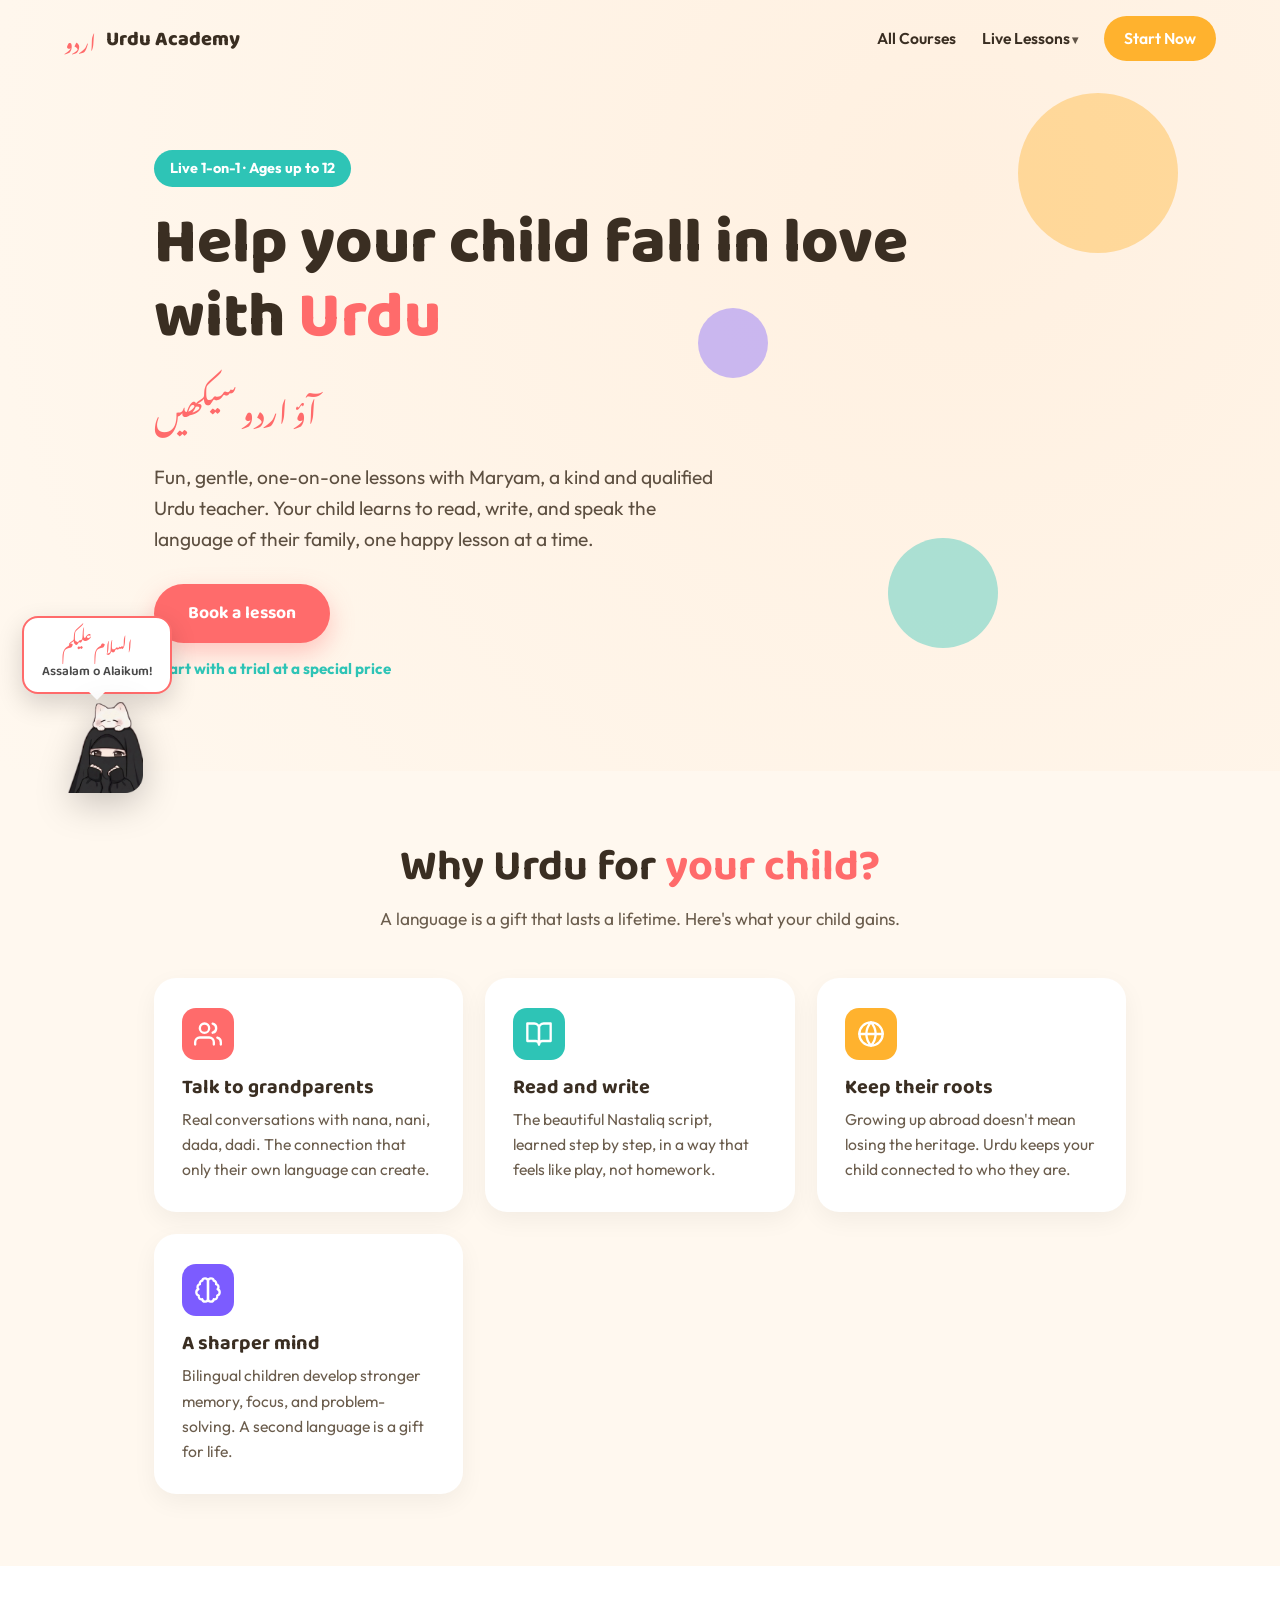
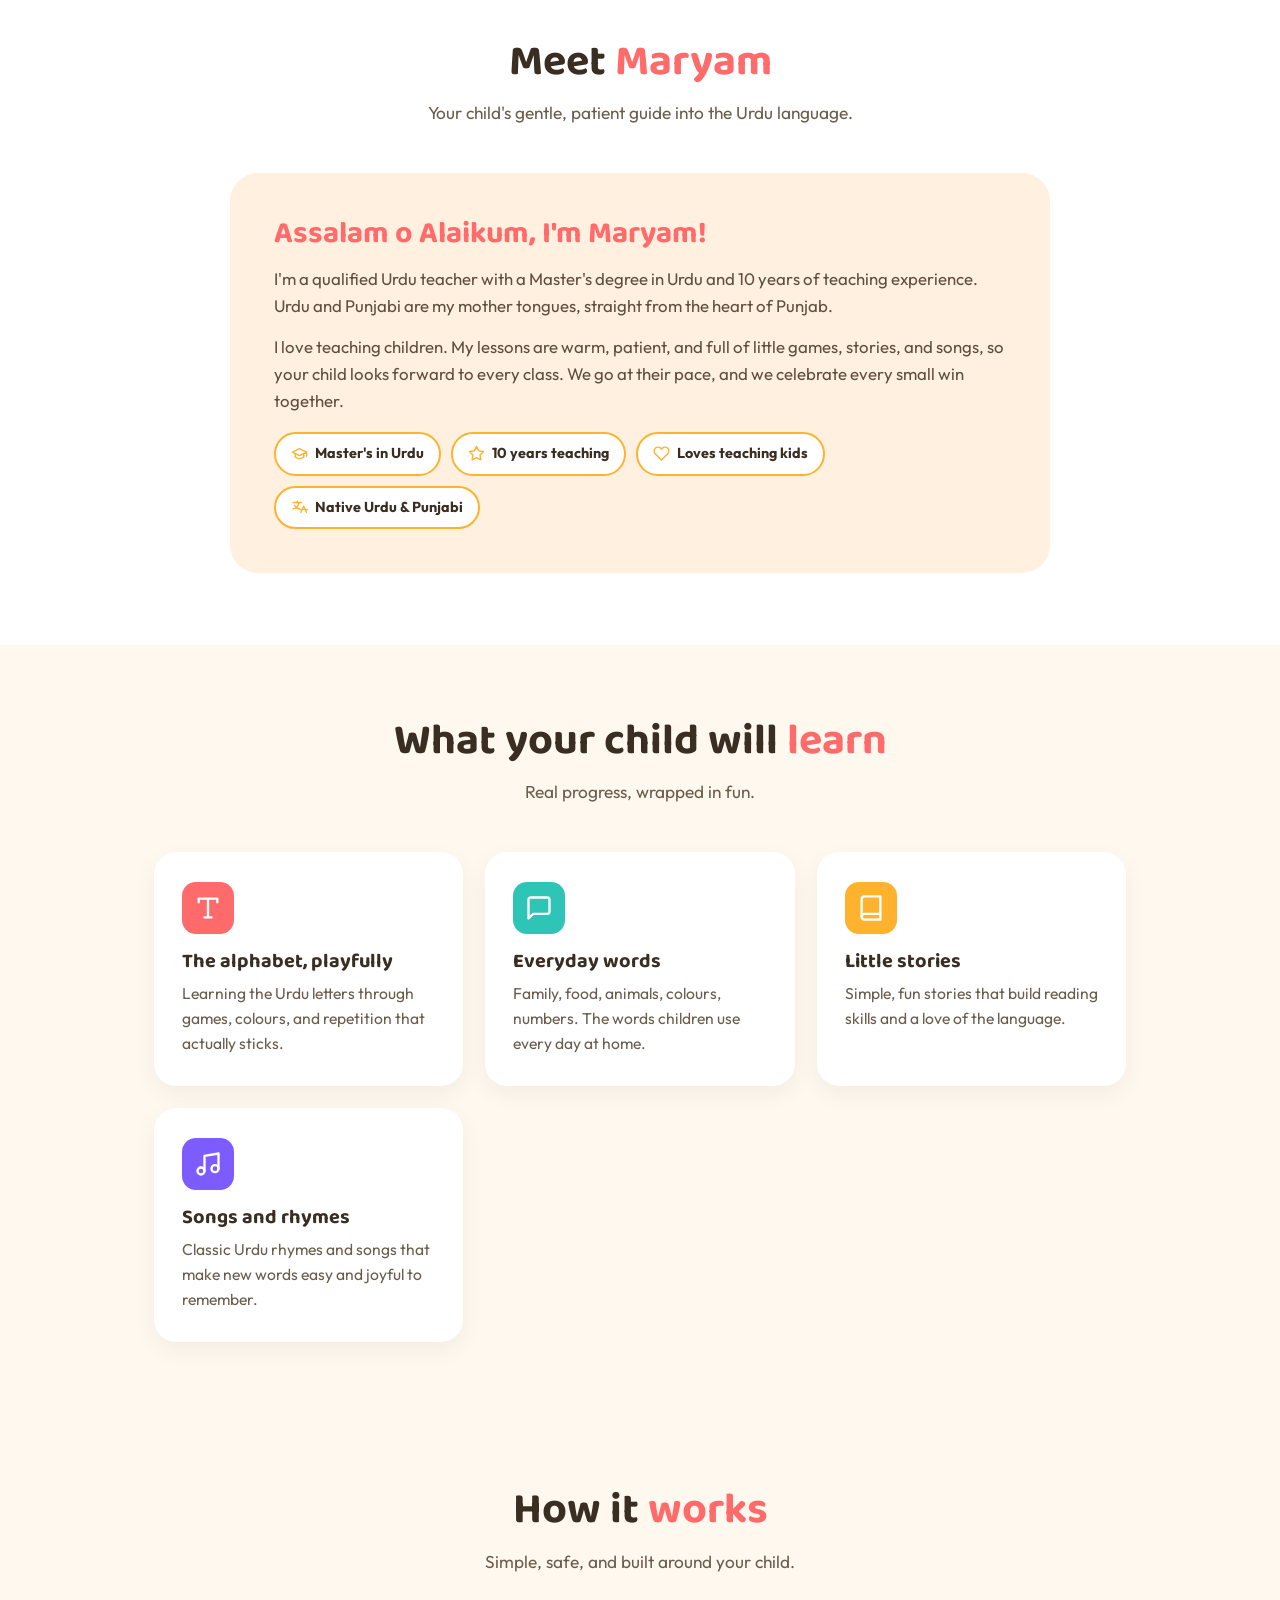
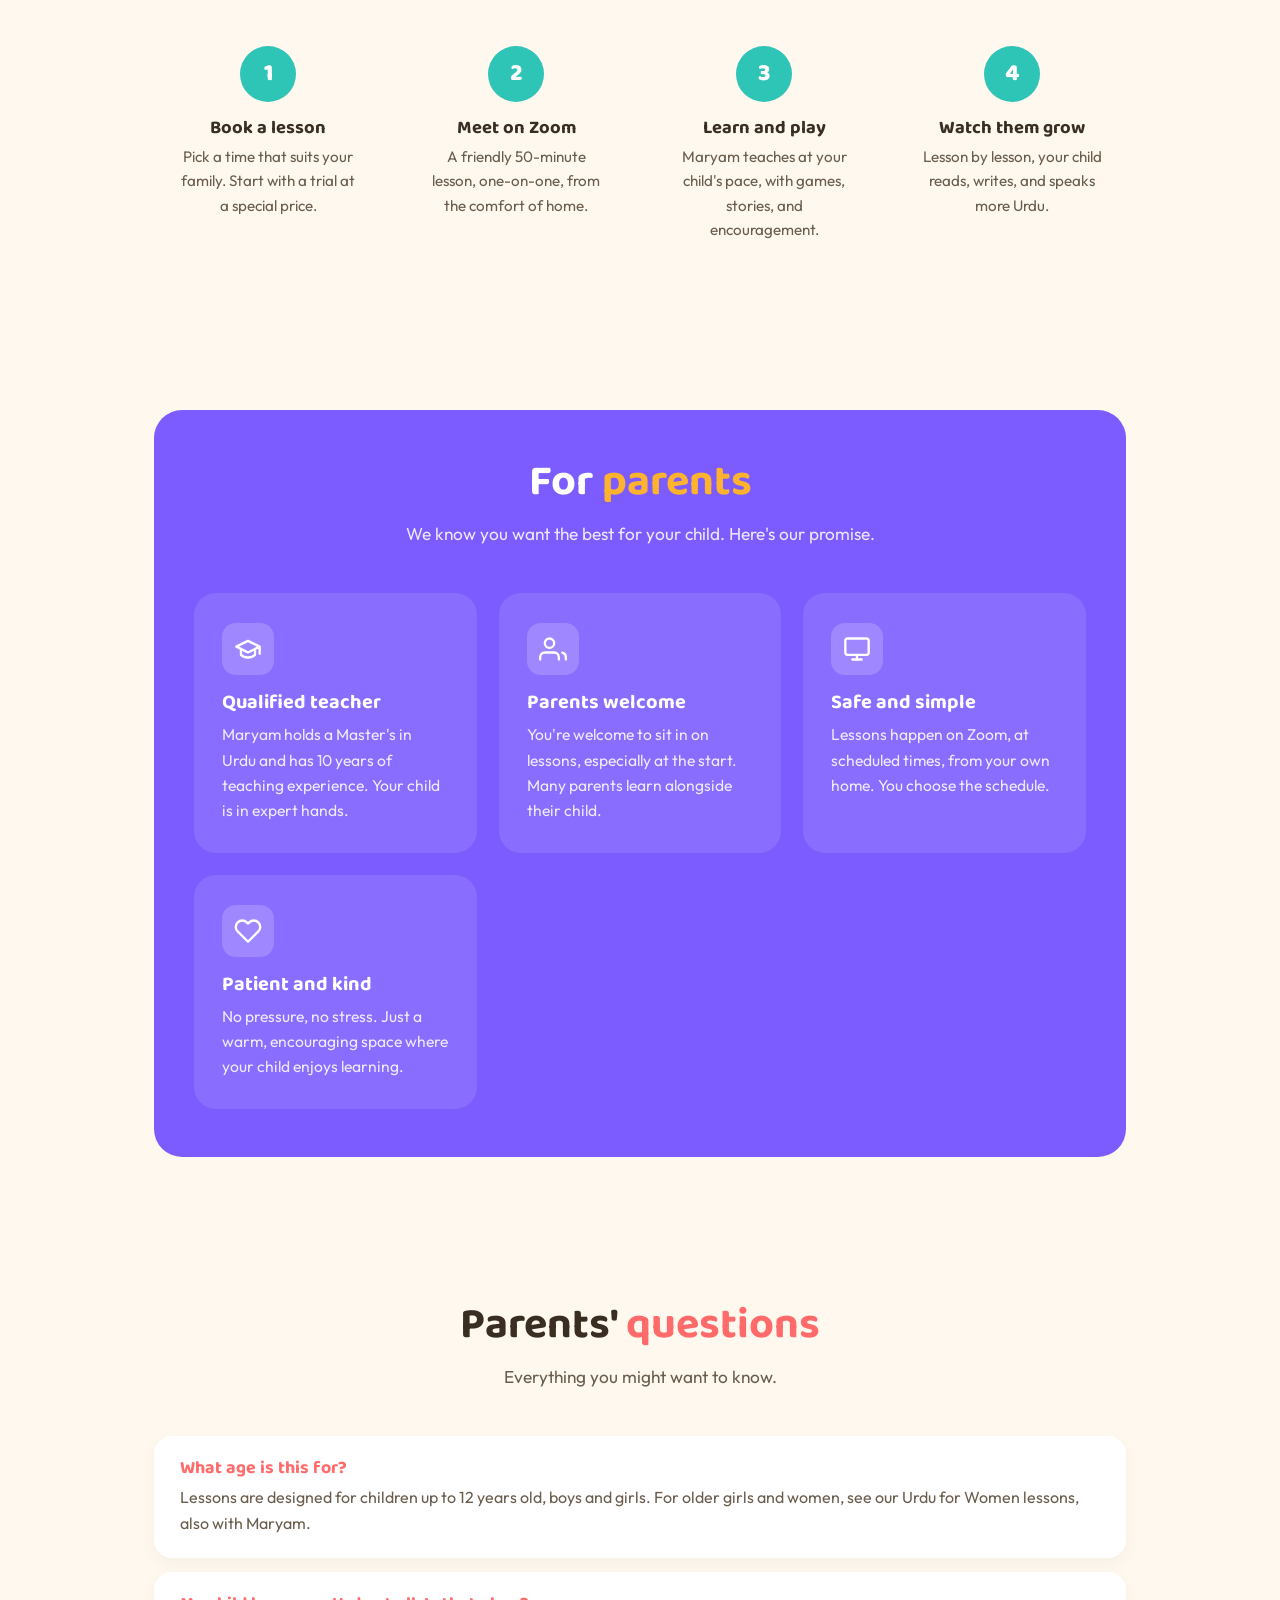
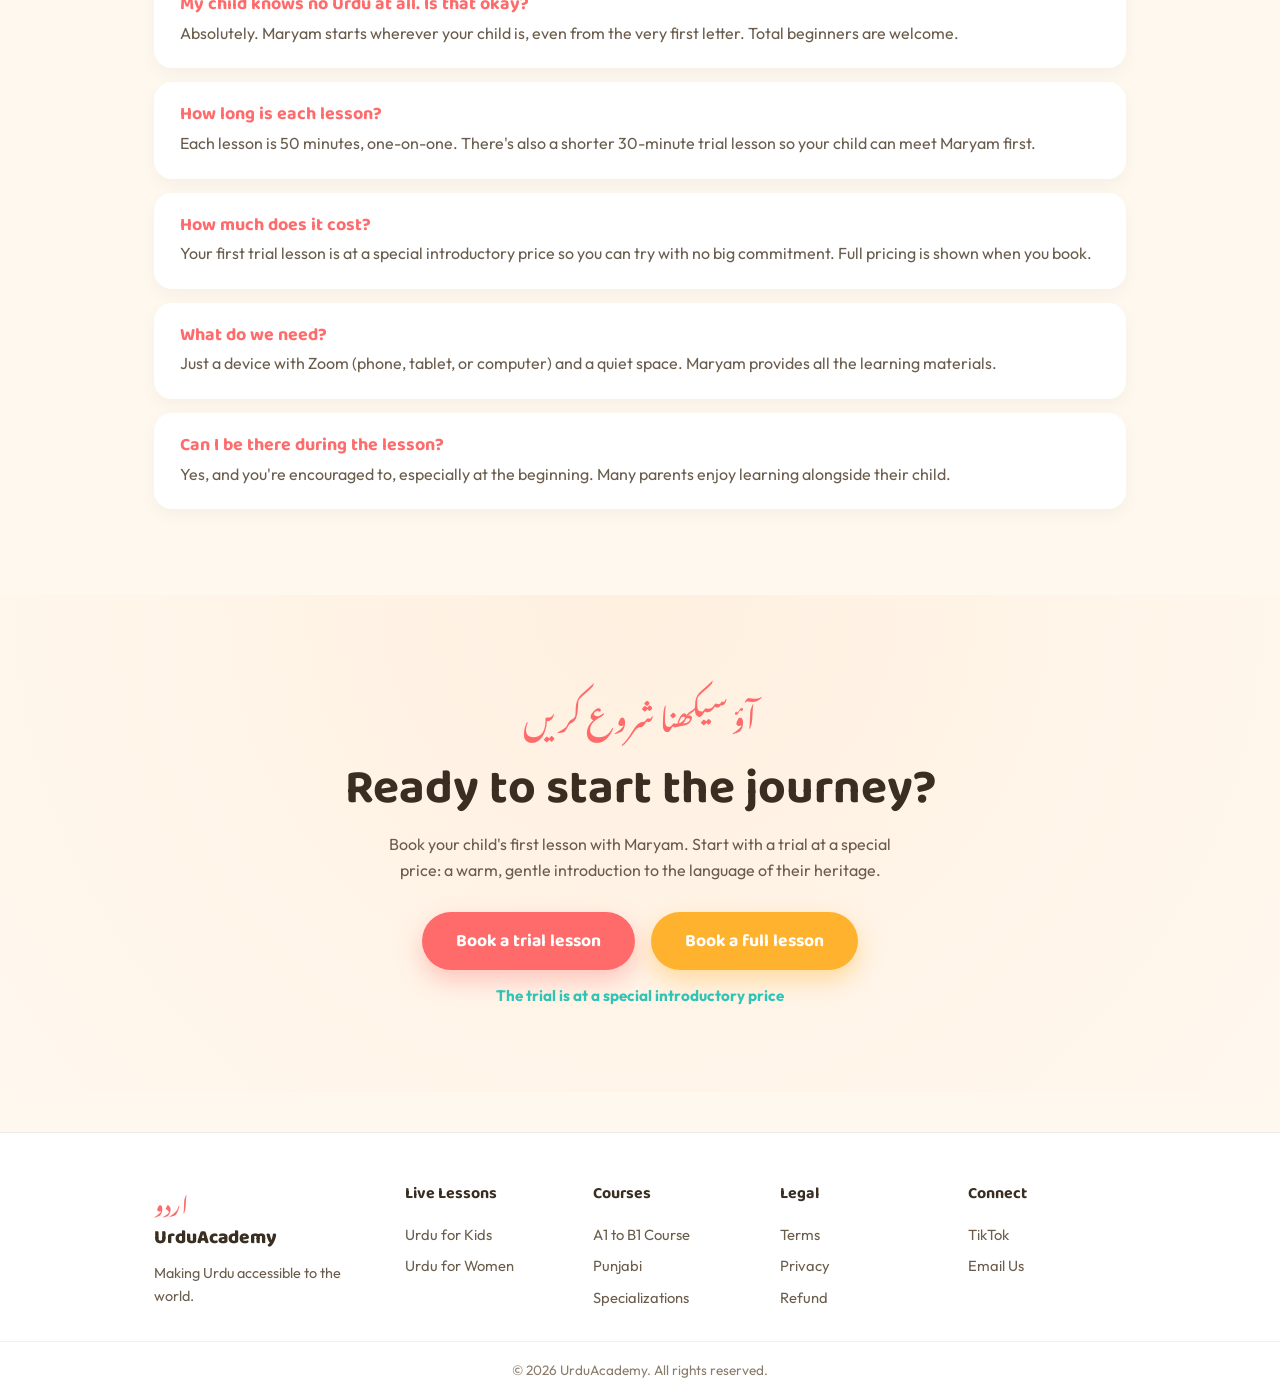
<file: kids/index.html>
<!DOCTYPE html>
<html lang="en">
<head>
    <meta charset="UTF-8">
    <meta name="viewport" content="width=device-width, initial-scale=1.0">
    <title>UrduAcademy · Urdu for Kids (Live 1-on-1)</title>
    <meta name="description" content="Fun, gentle 1-on-1 Urdu lessons for children up to 12, with Maryam. Help your child read, write, and speak the language of their heritage.">
    <link rel="canonical" href="https://learn-urdu.online/kids/">
    <meta name="robots" content="index, follow">
    <meta name="keywords" content="Urdu for kids, Urdu lessons for children, learn Urdu child, online Urdu tutor kids, Urdu classes children, heritage language kids">
    <meta property="og:type" content="website">
    <meta property="og:title" content="UrduAcademy : Urdu for Kids (Live 1-on-1)">
    <meta property="og:description" content="Fun, gentle 1-on-1 Urdu lessons for children up to 12, with Maryam.">
    <meta property="og:url" content="https://learn-urdu.online/kids/">
    <meta property="og:site_name" content="UrduAcademy">
    <meta property="og:locale" content="en_GB">
    <meta property="og:image" content="https://learn-urdu.online/og-image.jpg">
    <meta name="twitter:card" content="summary_large_image">
    <meta name="twitter:title" content="UrduAcademy : Urdu for Kids">
    <meta name="twitter:description" content="Fun, gentle 1-on-1 Urdu lessons for children, with Maryam.">
    <meta name="twitter:image" content="https://learn-urdu.online/og-image.jpg">
    <script type="application/ld+json">
    {
      "@context": "https://schema.org",
      "@type": "Course",
      "name": "Urdu for Kids (Live 1-on-1)",
      "description": "Fun, gentle live 1-on-1 Urdu lessons for children up to 12, taught by Maryam, a qualified Urdu teacher.",
      "provider": {"@type": "Organization", "name": "UrduAcademy", "url": "https://learn-urdu.online"},
      "url": "https://learn-urdu.online/kids/",
      "inLanguage": "en",
      "teaches": "Urdu language",
      "audience": {"@type": "Audience", "audienceType": "Children up to 12"}
    }
    </script>
    <link rel="preconnect" href="https://fonts.googleapis.com">
    <link rel="preconnect" href="https://fonts.gstatic.com" crossorigin>
    <link href="https://fonts.googleapis.com/css2?family=Playfair+Display:ital,wght@0,400;0,700;1,400&family=Outfit:wght@300;400;500;600;700;800&family=Baloo+2:wght@400;500;600;700;800&family=Noto+Nastaliq+Urdu:wght@400;700&display=swap" rel="stylesheet">
    <style>
      :root {
        --k-bg: #fff8ef;
        --k-bg2: #fff0e0;
        --k-ink: #3a2e22;
        --k-sun: #ffb22e;
        --k-coral: #ff6b6b;
        --k-teal: #2ec4b6;
        --k-purple: #7c5cff;
        --mascot-accent: #ff6b6b;
      }
      * { margin: 0; padding: 0; box-sizing: border-box; }
      body { font-family: 'Outfit', sans-serif; background: var(--k-bg); color: var(--k-ink); overflow-x: hidden; line-height: 1.6; }
      h1, h2, h3 { font-family: 'Baloo 2', cursive; line-height: 1.15; }
      #navbar { position: fixed; top: 0; left: 0; right: 0; z-index: 900; display: flex; align-items: center; justify-content: space-between; padding: 16px 5%; transition: all .3s; }
      #navbar.scrolled { background: rgba(255,248,239,0.95); box-shadow: 0 4px 20px rgba(0,0,0,0.06); backdrop-filter: blur(8px); }
      .nav-logo { display: flex; align-items: center; gap: 10px; text-decoration: none; color: var(--k-ink); }
      .nav-logo .logo-urdu { font-family: 'Noto Nastaliq Urdu', serif; font-size: 1.4rem; color: var(--k-coral); }
      .nav-logo .logo-text { font-family: 'Baloo 2', cursive; font-weight: 800; font-size: 1.25rem; }
      .nav-links { display: flex; align-items: center; gap: 26px; }
      .nav-links a { text-decoration: none; color: var(--k-ink); font-weight: 600; font-size: 0.98rem; }
      .nav-links a:hover { color: var(--k-coral); }
      .nav-cta { background: var(--k-sun); color: #fff !important; padding: 10px 20px; border-radius: 999px; }
      .mobile-menu-btn { display: none; flex-direction: column; gap: 5px; background: none; border: none; cursor: pointer; }
      .mobile-menu-btn span { width: 26px; height: 3px; background: var(--k-ink); border-radius: 3px; transition: all .3s; }
      @media (max-width: 880px) {
        .nav-links {
          position: fixed;
          top: 64px; left: 0; right: 0;
          flex-direction: column;
          background: var(--k-bg);
          padding: 20px;
          gap: 16px;
          transform: translateY(-150%);
          transition: transform .3s;
          box-shadow: 0 10px 30px rgba(0,0,0,0.1);
          max-height: calc(100vh - 64px);
          max-height: calc(100dvh - 64px);
          overflow-y: auto;
          -webkit-overflow-scrolling: touch;
        }
        .nav-links.open { transform: translateY(0); }
        .mobile-menu-btn { display: flex; }
        /* backdrop-filter casse le position:fixed des enfants :
           on le coupe sur mobile, le fond rgba à 0.95 suffit */
        #navbar.scrolled {
          backdrop-filter: none;
          -webkit-backdrop-filter: none;
        }
      }
      .wrap { max-width: 1100px; margin: 0 auto; padding: 0 5%; }
      .k-hero { padding: 150px 0 90px; background: radial-gradient(circle at 75% 25%, var(--k-bg2), var(--k-bg)); position: relative; overflow: hidden; }
      .k-hero-inner { max-width: 760px; }
      .k-tag { display: inline-block; background: var(--k-teal); color: #fff; font-weight: 700; padding: 7px 16px; border-radius: 999px; font-size: 0.9rem; margin-bottom: 20px; }
      .k-hero h1 { font-size: clamp(2.5rem, 5.5vw, 4rem); font-weight: 800; margin-bottom: 20px; }
      .k-hero h1 .hl { color: var(--k-coral); }
      .k-hero .lead { font-size: 1.2rem; max-width: 560px; margin-bottom: 30px; color: #5d4f40; }
      .k-hero-urdu { font-family: 'Noto Nastaliq Urdu', serif; font-size: 2rem; color: var(--k-coral); margin-bottom: 24px; line-height: 2; }
      .k-blob { position: absolute; border-radius: 50%; opacity: 0.4; z-index: 0; }
      .k-blob.b1 { width: 160px; height: 160px; background: var(--k-sun); top: 12%; right: 8%; }
      .k-blob.b2 { width: 110px; height: 110px; background: var(--k-teal); bottom: 16%; right: 22%; }
      .k-blob.b3 { width: 70px; height: 70px; background: var(--k-purple); top: 40%; right: 40%; }
      .k-btn { display: inline-block; background: var(--k-coral); color: #fff; font-family: 'Baloo 2', cursive; font-weight: 700; font-size: 1.1rem; padding: 15px 34px; border-radius: 999px; text-decoration: none; box-shadow: 0 10px 24px rgba(255,107,107,0.35); transition: transform .2s; cursor: pointer; border: none; }
      .k-btn:hover { transform: translateY(-3px) scale(1.02); }
      .k-btn.sun { background: var(--k-sun); box-shadow: 0 10px 24px rgba(255,178,46,0.4); }
      .k-btn.outline { background: transparent; color: var(--k-coral); border: 2px solid var(--k-coral); box-shadow: none; }
      .k-trial-note { display: block; margin-top: 14px; font-size: 0.95rem; color: var(--k-teal); font-weight: 700; }
      .k-btn-row { display: flex; flex-wrap: wrap; gap: 16px; justify-content: center; }
      .k-sec { padding: 72px 0; position: relative; }
      .k-sec h2 { font-size: clamp(1.9rem, 4vw, 2.7rem); text-align: center; margin-bottom: 12px; }
      .k-sec h2 .hl { color: var(--k-coral); }
      .k-sec .sub { text-align: center; max-width: 580px; margin: 0 auto 46px; color: #6b5d4d; font-size: 1.08rem; }
      .k-maryam { background: #fff; }
      .k-maryam-card { max-width: 820px; margin: 0 auto; background: var(--k-bg2); border-radius: 28px; padding: 44px; }
      .k-maryam-card h3 { font-size: 1.9rem; color: var(--k-coral); margin-bottom: 14px; }
      .k-maryam-card p { color: #5d4f40; margin-bottom: 14px; font-size: 1.05rem; }
      .k-badges { display: flex; flex-wrap: wrap; gap: 10px; margin-top: 18px; }
      .k-badge { display: inline-flex; align-items: center; gap: 7px; background: #fff; border: 2px solid var(--k-sun); color: var(--k-ink); font-weight: 700; padding: 8px 15px; border-radius: 999px; font-size: 0.9rem; }
      .k-badge svg { width: 17px; height: 17px; }
      .k-grid { display: grid; grid-template-columns: repeat(auto-fit, minmax(240px, 1fr)); gap: 22px; }
      .k-card { background: #fff; border-radius: 22px; padding: 30px 28px; box-shadow: 0 8px 24px rgba(0,0,0,0.05); transition: transform .2s; }
      .k-card:hover { transform: translateY(-6px); }
      .k-card .ic { width: 52px; height: 52px; border-radius: 14px; display: flex; align-items: center; justify-content: center; margin-bottom: 16px; }
      .k-card .ic svg { width: 28px; height: 28px; stroke: #fff; }
      .k-card h3 { font-size: 1.25rem; margin-bottom: 8px; }
      .k-card p { color: #6b5d4d; font-size: 0.98rem; }
      .ic-coral { background: var(--k-coral); }
      .ic-teal { background: var(--k-teal); }
      .ic-sun { background: var(--k-sun); }
      .ic-purple { background: var(--k-purple); }
      .k-steps { display: grid; grid-template-columns: repeat(auto-fit, minmax(210px, 1fr)); gap: 20px; }
      .k-step { text-align: center; padding: 24px; }
      .k-step .num { width: 56px; height: 56px; border-radius: 50%; background: var(--k-teal); color: #fff; font-family: 'Baloo 2', cursive; font-weight: 800; font-size: 1.5rem; display: flex; align-items: center; justify-content: center; margin: 0 auto 16px; }
      .k-step h3 { font-size: 1.15rem; margin-bottom: 6px; }
      .k-step p { color: #6b5d4d; font-size: 0.95rem; }
      .k-parents { background: var(--k-purple); color: #fff; border-radius: 28px; padding: 48px 40px; }
      .k-parents h2 { color: #fff; }
      .k-parents h2 .hl { color: var(--k-sun); }
      .k-parents .sub { color: rgba(255,255,255,0.85); }
      .k-parents .k-card { background: rgba(255,255,255,0.1); box-shadow: none; }
      .k-parents .k-card h3 { color: #fff; }
      .k-parents .k-card p { color: rgba(255,255,255,0.85); }
      .k-parents .k-card .ic { background: rgba(255,255,255,0.18); }
      .k-faq-item { background: #fff; border-radius: 18px; padding: 22px 26px; margin-bottom: 14px; box-shadow: 0 6px 18px rgba(0,0,0,0.04); }
      .k-faq-item h3 { font-size: 1.12rem; color: var(--k-coral); margin-bottom: 6px; }
      .k-faq-item p { color: #6b5d4d; }
      .k-final { text-align: center; padding: 84px 0; background: radial-gradient(circle at 50% 0%, var(--k-bg2), var(--k-bg)); }
      .k-final .urdu { font-family: 'Noto Nastaliq Urdu', serif; font-size: 2rem; color: var(--k-coral); margin-bottom: 18px; line-height: 2; }
      .k-final h2 { font-size: clamp(2rem, 4vw, 3rem); margin-bottom: 16px; }
      .k-final p { max-width: 520px; margin: 0 auto 28px; color: #6b5d4d; }
      /* ============================================================
         MOBILE OPTIMISATIONS — max-width: 640px
         ============================================================ */
      @media (max-width: 640px) {
        .nav-links a {
          min-height: 44px;
          display: flex;
          align-items: center;
          justify-content: center;
          width: 100%;
          font-size: 1.05rem;
        }
        .mobile-menu-btn {
          padding: 8px;
        }
        .k-hero {
          padding: 108px 0 60px;
        }
        .k-hero h1 {
          font-size: 2rem;
          margin-bottom: 16px;
        }
        .k-hero-urdu {
          font-size: 1.5rem;
          margin-bottom: 18px;
        }
        .k-hero .lead {
          font-size: 1rem;
          margin-bottom: 26px;
        }
        .k-blob.b1 { display: none; }
        .k-blob.b3 { display: none; }
        .k-blob.b2 {
          width: 70px;
          height: 70px;
          right: 6%;
          bottom: 10%;
        }
        .k-btn {
          display: block;
          width: 100%;
          text-align: center;
          padding: 16px 24px;
          font-size: 1.05rem;
        }
        .k-btn-row { flex-direction: column; }
        .k-trial-note {
          text-align: center;
        }
        .k-sec {
          padding: 50px 0;
        }
        .k-sec .sub {
          margin-bottom: 32px;
          font-size: 1rem;
        }
        .k-grid {
          grid-template-columns: 1fr;
        }
        .k-steps {
          grid-template-columns: 1fr;
          gap: 8px;
        }
        .k-card {
          padding: 24px 20px;
        }
        .k-step {
          padding: 16px 12px;
        }
        .k-maryam-card {
          padding: 28px 20px;
          border-radius: 20px;
        }
        .k-maryam-card h3 {
          font-size: 1.5rem;
        }
        .k-maryam-card p {
          font-size: 1rem;
        }
        .k-badge {
          font-size: 0.82rem;
          padding: 7px 12px;
        }
        .k-parents {
          padding: 32px 20px;
          border-radius: 20px;
        }
        .k-faq-item {
          padding: 18px 18px;
        }
        .k-final {
          padding: 60px 0;
        }
        .k-final .urdu {
          font-size: 1.5rem;
        }
      }
    </style>
</head>
<body>
    <nav id="navbar"></nav>
    <section class="k-hero">
        <span class="k-blob b1"></span>
        <span class="k-blob b2"></span>
        <span class="k-blob b3"></span>
        <div class="wrap">
            <div class="k-hero-inner">
                <span class="k-tag">Live 1-on-1 · Ages up to 12</span>
                <h1>Help your child fall in love with <span class="hl">Urdu</span></h1>
                <p class="k-hero-urdu">آؤ اردو سیکھیں</p>
                <p class="lead">Fun, gentle, one-on-one lessons with Maryam, a kind and qualified Urdu teacher. Your child learns to read, write, and speak the language of their family, one happy lesson at a time.</p>
                <a href="#book" class="k-btn">Book a lesson</a>
                <span class="k-trial-note">Start with a trial at a special price</span>
            </div>
        </div>
    </section>
    <section class="k-sec">
        <div class="wrap">
            <h2>Why Urdu for <span class="hl">your child?</span></h2>
            <p class="sub">A language is a gift that lasts a lifetime. Here's what your child gains.</p>
            <div class="k-grid">
                <div class="k-card">
                    <div class="ic ic-coral"><svg viewBox="0 0 24 24" fill="none" stroke-width="2" stroke-linecap="round" stroke-linejoin="round"><path d="M17 21v-2a4 4 0 0 0-4-4H5a4 4 0 0 0-4 4v2"/><circle cx="9" cy="7" r="4"/><path d="M23 21v-2a4 4 0 0 0-3-3.87"/><path d="M16 3.13a4 4 0 0 1 0 7.75"/></svg></div>
                    <h3>Talk to grandparents</h3><p>Real conversations with nana, nani, dada, dadi. The connection that only their own language can create.</p>
                </div>
                <div class="k-card">
                    <div class="ic ic-teal"><svg viewBox="0 0 24 24" fill="none" stroke-width="2" stroke-linecap="round" stroke-linejoin="round"><path d="M2 3h6a4 4 0 0 1 4 4v14a3 3 0 0 0-3-3H2z"/><path d="M22 3h-6a4 4 0 0 0-4 4v14a3 3 0 0 1 3-3h7z"/></svg></div>
                    <h3>Read and write</h3><p>The beautiful Nastaliq script, learned step by step, in a way that feels like play, not homework.</p>
                </div>
                <div class="k-card">
                    <div class="ic ic-sun"><svg viewBox="0 0 24 24" fill="none" stroke-width="2" stroke-linecap="round" stroke-linejoin="round"><circle cx="12" cy="12" r="10"/><line x1="2" y1="12" x2="22" y2="12"/><path d="M12 2a15.3 15.3 0 0 1 4 10 15.3 15.3 0 0 1-4 10 15.3 15.3 0 0 1-4-10 15.3 15.3 0 0 1 4-10z"/></svg></div>
                    <h3>Keep their roots</h3><p>Growing up abroad doesn't mean losing the heritage. Urdu keeps your child connected to who they are.</p>
                </div>
                <div class="k-card">
                    <div class="ic ic-purple"><svg viewBox="0 0 24 24" fill="none" stroke-width="2" stroke-linecap="round" stroke-linejoin="round"><path d="M9.5 2A2.5 2.5 0 0 1 12 4.5v15a2.5 2.5 0 0 1-4.96.44 2.5 2.5 0 0 1-2.96-3.08 3 3 0 0 1-.34-5.58 2.5 2.5 0 0 1 1.32-4.24 2.5 2.5 0 0 1 1.98-3A2.5 2.5 0 0 1 9.5 2z"/><path d="M14.5 2A2.5 2.5 0 0 0 12 4.5v15a2.5 2.5 0 0 0 4.96.44 2.5 2.5 0 0 0 2.96-3.08 3 3 0 0 0 .34-5.58 2.5 2.5 0 0 0-1.32-4.24 2.5 2.5 0 0 0-1.98-3A2.5 2.5 0 0 0 14.5 2z"/></svg></div>
                    <h3>A sharper mind</h3><p>Bilingual children develop stronger memory, focus, and problem-solving. A second language is a gift for life.</p>
                </div>
            </div>
        </div>
    </section>
    <section class="k-sec k-maryam">
        <div class="wrap">
            <h2>Meet <span class="hl">Maryam</span></h2>
            <p class="sub">Your child's gentle, patient guide into the Urdu language.</p>
            <div class="k-maryam-card">
                <h3>Assalam o Alaikum, I'm Maryam!</h3>
                <p>I'm a qualified Urdu teacher with a Master's degree in Urdu and 10 years of teaching experience. Urdu and Punjabi are my mother tongues, straight from the heart of Punjab.</p>
                <p>I love teaching children. My lessons are warm, patient, and full of little games, stories, and songs, so your child looks forward to every class. We go at their pace, and we celebrate every small win together.</p>
                <div class="k-badges">
                    <span class="k-badge"><svg viewBox="0 0 24 24" fill="none" stroke="#ffb22e" stroke-width="2" stroke-linecap="round" stroke-linejoin="round"><path d="M22 10v6M2 10l10-5 10 5-10 5z"/><path d="M6 12v5c3 3 9 3 12 0v-5"/></svg>Master's in Urdu</span>
                    <span class="k-badge"><svg viewBox="0 0 24 24" fill="none" stroke="#ffb22e" stroke-width="2" stroke-linecap="round" stroke-linejoin="round"><polygon points="12 2 15.09 8.26 22 9.27 17 14.14 18.18 21.02 12 17.77 5.82 21.02 7 14.14 2 9.27 8.91 8.26 12 2"/></svg>10 years teaching</span>
                    <span class="k-badge"><svg viewBox="0 0 24 24" fill="none" stroke="#ffb22e" stroke-width="2" stroke-linecap="round" stroke-linejoin="round"><path d="M20.84 4.61a5.5 5.5 0 0 0-7.78 0L12 5.67l-1.06-1.06a5.5 5.5 0 0 0-7.78 7.78l1.06 1.06L12 21.23l7.78-7.78 1.06-1.06a5.5 5.5 0 0 0 0-7.78z"/></svg>Loves teaching kids</span>
                    <span class="k-badge"><svg viewBox="0 0 24 24" fill="none" stroke="#ffb22e" stroke-width="2" stroke-linecap="round" stroke-linejoin="round"><path d="M3 5h12M9 3v2M11 5c0 5-3 8-8 9M5 9c2 3 5 5 9 6M14 19l4-9 4 9M16.5 15h7"/></svg>Native Urdu &amp; Punjabi</span>
                </div>
            </div>
        </div>
    </section>
    <section class="k-sec">
        <div class="wrap">
            <h2>What your child will <span class="hl">learn</span></h2>
            <p class="sub">Real progress, wrapped in fun.</p>
            <div class="k-grid">
                <div class="k-card"><div class="ic ic-coral"><svg viewBox="0 0 24 24" fill="none" stroke-width="2" stroke-linecap="round" stroke-linejoin="round"><path d="M4 7V4h16v3M9 20h6M12 4v16"/></svg></div><h3>The alphabet, playfully</h3><p>Learning the Urdu letters through games, colours, and repetition that actually sticks.</p></div>
                <div class="k-card"><div class="ic ic-teal"><svg viewBox="0 0 24 24" fill="none" stroke-width="2" stroke-linecap="round" stroke-linejoin="round"><path d="M21 15a2 2 0 0 1-2 2H7l-4 4V5a2 2 0 0 1 2-2h14a2 2 0 0 1 2 2z"/></svg></div><h3>Everyday words</h3><p>Family, food, animals, colours, numbers. The words children use every day at home.</p></div>
                <div class="k-card"><div class="ic ic-sun"><svg viewBox="0 0 24 24" fill="none" stroke-width="2" stroke-linecap="round" stroke-linejoin="round"><path d="M4 19.5A2.5 2.5 0 0 1 6.5 17H20"/><path d="M6.5 2H20v20H6.5A2.5 2.5 0 0 1 4 19.5v-15A2.5 2.5 0 0 1 6.5 2z"/></svg></div><h3>Little stories</h3><p>Simple, fun stories that build reading skills and a love of the language.</p></div>
                <div class="k-card"><div class="ic ic-purple"><svg viewBox="0 0 24 24" fill="none" stroke-width="2" stroke-linecap="round" stroke-linejoin="round"><path d="M9 18V5l12-2v13"/><circle cx="6" cy="18" r="3"/><circle cx="18" cy="16" r="3"/></svg></div><h3>Songs and rhymes</h3><p>Classic Urdu rhymes and songs that make new words easy and joyful to remember.</p></div>
            </div>
        </div>
    </section>
    <section class="k-sec">
        <div class="wrap">
            <h2>How it <span class="hl">works</span></h2>
            <p class="sub">Simple, safe, and built around your child.</p>
            <div class="k-steps">
                <div class="k-step"><div class="num">1</div><h3>Book a lesson</h3><p>Pick a time that suits your family. Start with a trial at a special price.</p></div>
                <div class="k-step"><div class="num">2</div><h3>Meet on Zoom</h3><p>A friendly 50-minute lesson, one-on-one, from the comfort of home.</p></div>
                <div class="k-step"><div class="num">3</div><h3>Learn and play</h3><p>Maryam teaches at your child's pace, with games, stories, and encouragement.</p></div>
                <div class="k-step"><div class="num">4</div><h3>Watch them grow</h3><p>Lesson by lesson, your child reads, writes, and speaks more Urdu.</p></div>
            </div>
        </div>
    </section>
    <section class="k-sec">
        <div class="wrap">
            <div class="k-parents">
                <h2>For <span class="hl">parents</span></h2>
                <p class="sub">We know you want the best for your child. Here's our promise.</p>
                <div class="k-grid">
                    <div class="k-card"><div class="ic"><svg viewBox="0 0 24 24" fill="none" stroke="#fff" stroke-width="2" stroke-linecap="round" stroke-linejoin="round"><path d="M22 10v6M2 10l10-5 10 5-10 5z"/><path d="M6 12v5c3 3 9 3 12 0v-5"/></svg></div><h3>Qualified teacher</h3><p>Maryam holds a Master's in Urdu and has 10 years of teaching experience. Your child is in expert hands.</p></div>
                    <div class="k-card"><div class="ic"><svg viewBox="0 0 24 24" fill="none" stroke="#fff" stroke-width="2" stroke-linecap="round" stroke-linejoin="round"><path d="M17 21v-2a4 4 0 0 0-4-4H5a4 4 0 0 0-4 4v2"/><circle cx="9" cy="7" r="4"/><path d="M23 21v-2a4 4 0 0 0-3-3.87"/></svg></div><h3>Parents welcome</h3><p>You're welcome to sit in on lessons, especially at the start. Many parents learn alongside their child.</p></div>
                    <div class="k-card"><div class="ic"><svg viewBox="0 0 24 24" fill="none" stroke="#fff" stroke-width="2" stroke-linecap="round" stroke-linejoin="round"><rect x="2" y="3" width="20" height="14" rx="2"/><line x1="8" y1="21" x2="16" y2="21"/><line x1="12" y1="17" x2="12" y2="21"/></svg></div><h3>Safe and simple</h3><p>Lessons happen on Zoom, at scheduled times, from your own home. You choose the schedule.</p></div>
                    <div class="k-card"><div class="ic"><svg viewBox="0 0 24 24" fill="none" stroke="#fff" stroke-width="2" stroke-linecap="round" stroke-linejoin="round"><path d="M20.84 4.61a5.5 5.5 0 0 0-7.78 0L12 5.67l-1.06-1.06a5.5 5.5 0 0 0-7.78 7.78l1.06 1.06L12 21.23l7.78-7.78 1.06-1.06a5.5 5.5 0 0 0 0-7.78z"/></svg></div><h3>Patient and kind</h3><p>No pressure, no stress. Just a warm, encouraging space where your child enjoys learning.</p></div>
                </div>
            </div>
        </div>
    </section>
    <section class="k-sec">
        <div class="wrap">
            <h2>Parents' <span class="hl">questions</span></h2>
            <p class="sub">Everything you might want to know.</p>
            <div class="k-faq-item"><h3>What age is this for?</h3><p>Lessons are designed for children up to 12 years old, boys and girls. For older girls and women, see our Urdu for Women lessons, also with Maryam.</p></div>
            <div class="k-faq-item"><h3>My child knows no Urdu at all. Is that okay?</h3><p>Absolutely. Maryam starts wherever your child is, even from the very first letter. Total beginners are welcome.</p></div>
            <div class="k-faq-item"><h3>How long is each lesson?</h3><p>Each lesson is 50 minutes, one-on-one. There's also a shorter 30-minute trial lesson so your child can meet Maryam first.</p></div>
            <div class="k-faq-item"><h3>How much does it cost?</h3><p>Your first trial lesson is at a special introductory price so you can try with no big commitment. Full pricing is shown when you book.</p></div>
            <div class="k-faq-item"><h3>What do we need?</h3><p>Just a device with Zoom (phone, tablet, or computer) and a quiet space. Maryam provides all the learning materials.</p></div>
            <div class="k-faq-item"><h3>Can I be there during the lesson?</h3><p>Yes, and you're encouraged to, especially at the beginning. Many parents enjoy learning alongside their child.</p></div>
        </div>
    </section>
    <section class="k-final" id="book">
        <div class="wrap">
            <p class="urdu">آؤ سیکھنا شروع کریں</p>
            <h2>Ready to start the journey?</h2>
            <p>Book your child's first lesson with Maryam. Start with a trial at a special price: a warm, gentle introduction to the language of their heritage.</p>
            <div class="k-btn-row">
                <a href="#" class="k-btn" id="btn-trial">Book a trial lesson</a>
                <a href="#" class="k-btn sun" id="btn-lesson">Book a full lesson</a>
            </div>
            <span class="k-trial-note">The trial is at a special introductory price</span>
        </div>
    </section>
    <footer id="footer"></footer>
    <script src="../config.js"></script>
    <script>var NAV_HIDE_PRICING = true;</script>
    <script src="../nav.js"></script>
    <script src="../footer-light.js"></script>
    <script>
      (function(){
        var p = (typeof SITE_CONFIG !== 'undefined' && SITE_CONFIG.products) || {};
        var trial = document.getElementById('btn-trial');
        var lesson = document.getElementById('btn-lesson');
        if (trial && p.kids_trial) trial.href = p.kids_trial;
        if (lesson && p.kids_lesson) lesson.href = p.kids_lesson;
      })();
    </script>
    <script>
      var MASCOT_CONFIG = {
        image: '../prof-chat.png',
        bookHref: '#book',
        productKey: 'kids_lesson',
        messages: [
          { ur: 'السلام علیکم', en: 'Assalam o Alaikum!' },
          { ur: 'آؤ اردو سیکھیں', en: "Let's learn Urdu!" },
          { ur: 'آج کیا سیکھیں گے؟', en: 'What shall we learn today?' },
          { ur: 'شاباش!', en: 'Well done!' },
          { ur: 'اردو بہت آسان ہے', en: 'Urdu is so easy!' },
          { ur: 'تم بہت اچھے ہو', en: "You're doing great!" },
          { ur: 'نانا نانی خوش ہوں گے', en: 'Grandparents will be so happy!' }
        ]
      };
    </script>
    <script src="../mascot.js"></script>
</body>
</html>
</file>
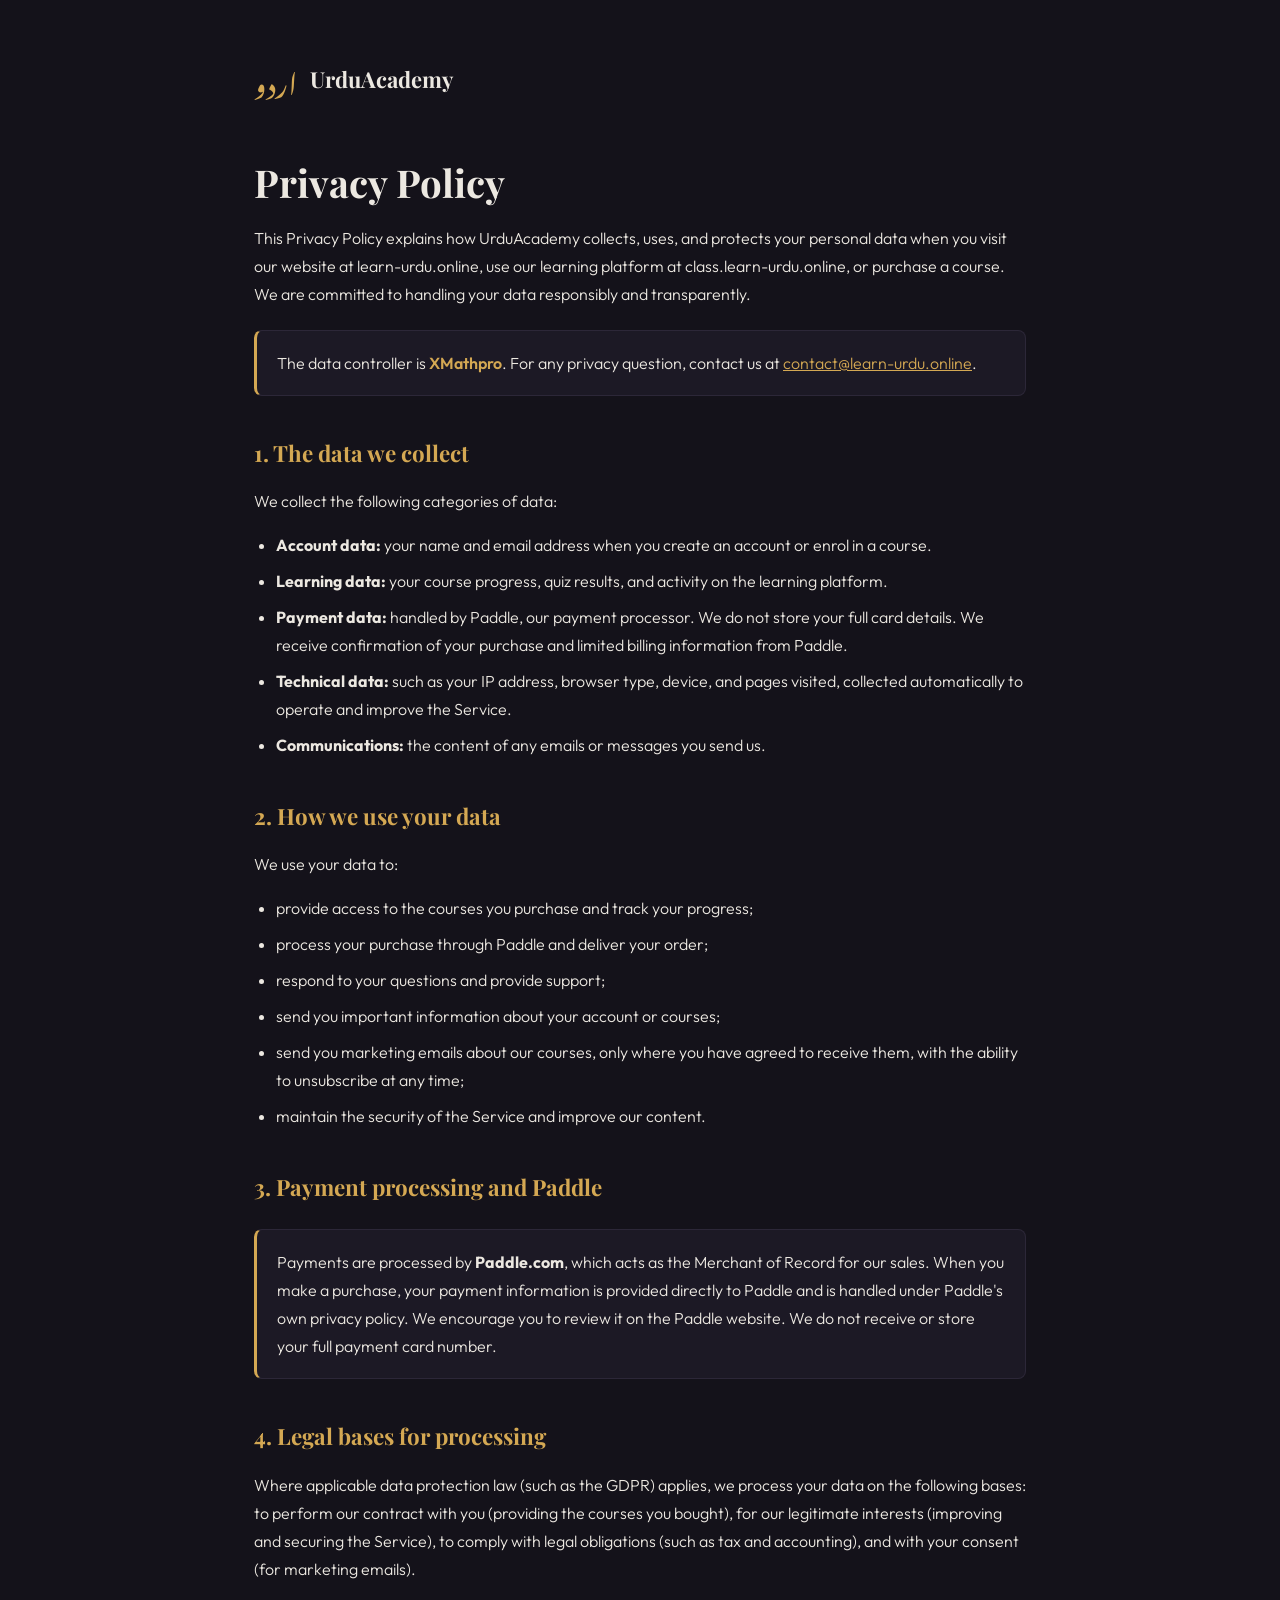
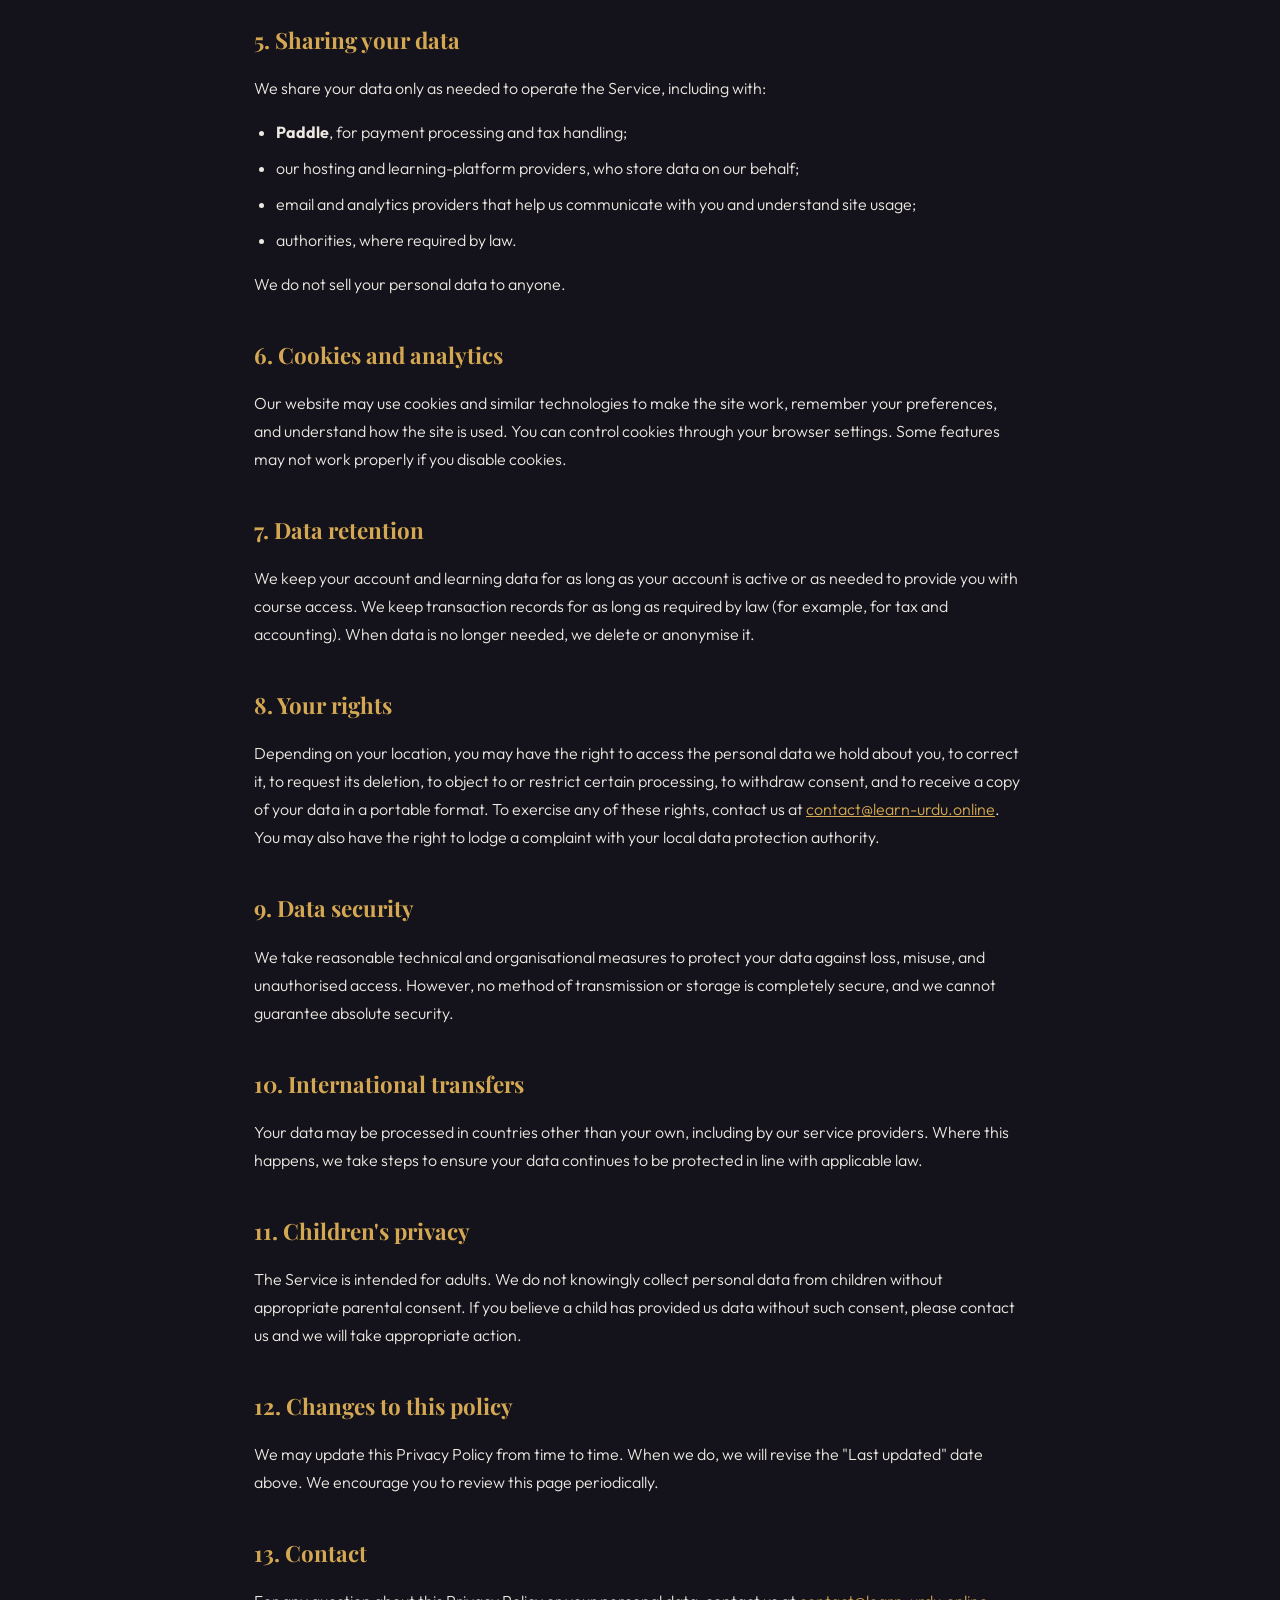
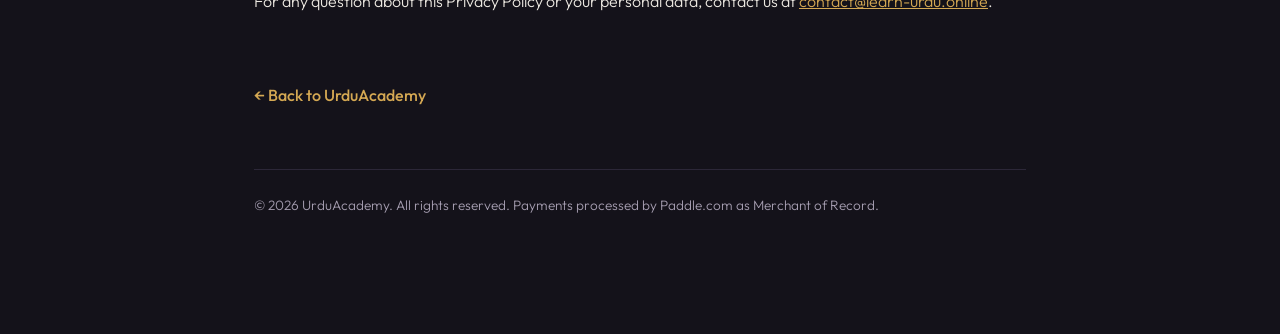
<file: privacy/index.html>
<!DOCTYPE html>
<html lang="en">
<head>
<meta charset="UTF-8">
<meta name="viewport" content="width=device-width, initial-scale=1.0">
<title>Privacy Policy · UrduAcademy</title>
<meta name="description" content="UrduAcademy Privacy Policy. How we collect, use, and protect your personal data.">
<meta name="robots" content="index, follow">
<link rel="canonical" href="https://learn-urdu.online/privacy/">
<link rel="preconnect" href="https://fonts.googleapis.com">
<link rel="preconnect" href="https://fonts.gstatic.com" crossorigin>
<link href="https://fonts.googleapis.com/css2?family=Playfair+Display:wght@400;700&family=Outfit:wght@300;400;500;600&family=Noto+Nastaliq+Urdu:wght@400&display=swap" rel="stylesheet">
<style>
  :root{
    --bg:#14121a; --card:#1c1925; --gold:#d4a853; --ink:#ece8e1; --muted:#a59db0; --line:#2c2738;
  }
  *{box-sizing:border-box;margin:0;padding:0;}
  body{background:var(--bg);color:var(--ink);font-family:'Outfit',system-ui,sans-serif;line-height:1.75;font-weight:300;}
  .wrap{max-width:820px;margin:0 auto;padding:60px 24px 100px;}
  .brand{display:flex;align-items:center;gap:12px;margin-bottom:50px;text-decoration:none;}
  .brand .ur{font-family:'Noto Nastaliq Urdu',serif;font-size:30px;color:var(--gold);line-height:1;}
  .brand .nm{font-family:'Playfair Display',serif;font-size:22px;color:var(--ink);font-weight:700;}
  h1{font-family:'Playfair Display',serif;font-size:2.4rem;font-weight:700;margin-bottom:8px;}
  .updated{color:var(--muted);font-size:.92rem;margin-bottom:40px;}
  h2{font-family:'Playfair Display',serif;font-size:1.4rem;color:var(--gold);margin:38px 0 14px;font-weight:700;}
  p{margin-bottom:16px;}
  ul{margin:0 0 16px 22px;}
  li{margin-bottom:8px;}
  a{color:var(--gold);}
  .note{background:var(--card);border:1px solid var(--line);border-left:3px solid var(--gold);border-radius:8px;padding:18px 20px;margin:22px 0;}
  .back{display:inline-block;margin-top:50px;color:var(--gold);text-decoration:none;font-weight:500;}
  .placeholder{color:var(--gold);font-weight:600;}
  footer{border-top:1px solid var(--line);margin-top:60px;padding-top:24px;color:var(--muted);font-size:.85rem;}
</style>
</head>
<body>
<div class="wrap">
  <a class="brand" href="https://learn-urdu.online">
    <span class="ur">اردو</span>
    <span class="nm">UrduAcademy</span>
  </a>

  <h1>Privacy Policy</h1>

  <p>This Privacy Policy explains how UrduAcademy collects, uses, and protects your personal data when you visit our website at learn-urdu.online, use our learning platform at class.learn-urdu.online, or purchase a course. We are committed to handling your data responsibly and transparently.</p>

  <div class="note">
    <p style="margin:0;">The data controller is <span class="placeholder">XMathpro</span>. For any privacy question, contact us at <a href="mailto:contact@learn-urdu.online">contact@learn-urdu.online</a>.</p>
  </div>

  <h2>1. The data we collect</h2>
  <p>We collect the following categories of data:</p>
  <ul>
    <li><strong>Account data:</strong> your name and email address when you create an account or enrol in a course.</li>
    <li><strong>Learning data:</strong> your course progress, quiz results, and activity on the learning platform.</li>
    <li><strong>Payment data:</strong> handled by Paddle, our payment processor. We do not store your full card details. We receive confirmation of your purchase and limited billing information from Paddle.</li>
    <li><strong>Technical data:</strong> such as your IP address, browser type, device, and pages visited, collected automatically to operate and improve the Service.</li>
    <li><strong>Communications:</strong> the content of any emails or messages you send us.</li>
  </ul>

  <h2>2. How we use your data</h2>
  <p>We use your data to:</p>
  <ul>
    <li>provide access to the courses you purchase and track your progress;</li>
    <li>process your purchase through Paddle and deliver your order;</li>
    <li>respond to your questions and provide support;</li>
    <li>send you important information about your account or courses;</li>
    <li>send you marketing emails about our courses, only where you have agreed to receive them, with the ability to unsubscribe at any time;</li>
    <li>maintain the security of the Service and improve our content.</li>
  </ul>

  <h2>3. Payment processing and Paddle</h2>
  <div class="note">
    <p style="margin:0;">Payments are processed by <strong>Paddle.com</strong>, which acts as the Merchant of Record for our sales. When you make a purchase, your payment information is provided directly to Paddle and is handled under Paddle's own privacy policy. We encourage you to review it on the Paddle website. We do not receive or store your full payment card number.</p>
  </div>

  <h2>4. Legal bases for processing</h2>
  <p>Where applicable data protection law (such as the GDPR) applies, we process your data on the following bases: to perform our contract with you (providing the courses you bought), for our legitimate interests (improving and securing the Service), to comply with legal obligations (such as tax and accounting), and with your consent (for marketing emails).</p>

  <h2>5. Sharing your data</h2>
  <p>We share your data only as needed to operate the Service, including with:</p>
  <ul>
    <li><strong>Paddle</strong>, for payment processing and tax handling;</li>
    <li>our hosting and learning-platform providers, who store data on our behalf;</li>
    <li>email and analytics providers that help us communicate with you and understand site usage;</li>
    <li>authorities, where required by law.</li>
  </ul>
  <p>We do not sell your personal data to anyone.</p>

  <h2>6. Cookies and analytics</h2>
  <p>Our website may use cookies and similar technologies to make the site work, remember your preferences, and understand how the site is used. You can control cookies through your browser settings. Some features may not work properly if you disable cookies.</p>

  <h2>7. Data retention</h2>
  <p>We keep your account and learning data for as long as your account is active or as needed to provide you with course access. We keep transaction records for as long as required by law (for example, for tax and accounting). When data is no longer needed, we delete or anonymise it.</p>

  <h2>8. Your rights</h2>
  <p>Depending on your location, you may have the right to access the personal data we hold about you, to correct it, to request its deletion, to object to or restrict certain processing, to withdraw consent, and to receive a copy of your data in a portable format. To exercise any of these rights, contact us at <a href="mailto:contact@learn-urdu.online">contact@learn-urdu.online</a>. You may also have the right to lodge a complaint with your local data protection authority.</p>

  <h2>9. Data security</h2>
  <p>We take reasonable technical and organisational measures to protect your data against loss, misuse, and unauthorised access. However, no method of transmission or storage is completely secure, and we cannot guarantee absolute security.</p>

  <h2>10. International transfers</h2>
  <p>Your data may be processed in countries other than your own, including by our service providers. Where this happens, we take steps to ensure your data continues to be protected in line with applicable law.</p>

  <h2>11. Children's privacy</h2>
  <p>The Service is intended for adults. We do not knowingly collect personal data from children without appropriate parental consent. If you believe a child has provided us data without such consent, please contact us and we will take appropriate action.</p>

  <h2>12. Changes to this policy</h2>
  <p>We may update this Privacy Policy from time to time. When we do, we will revise the "Last updated" date above. We encourage you to review this page periodically.</p>

  <h2>13. Contact</h2>
  <p>For any question about this Privacy Policy or your personal data, contact us at <a href="mailto:contact@learn-urdu.online">contact@learn-urdu.online</a>.</p>

  <a class="back" href="https://learn-urdu.online">← Back to UrduAcademy</a>

  <footer>
    <p>© 2026 UrduAcademy. All rights reserved. Payments processed by Paddle.com as Merchant of Record.</p>
  </footer>
</div>
</body>
</html>
</file>
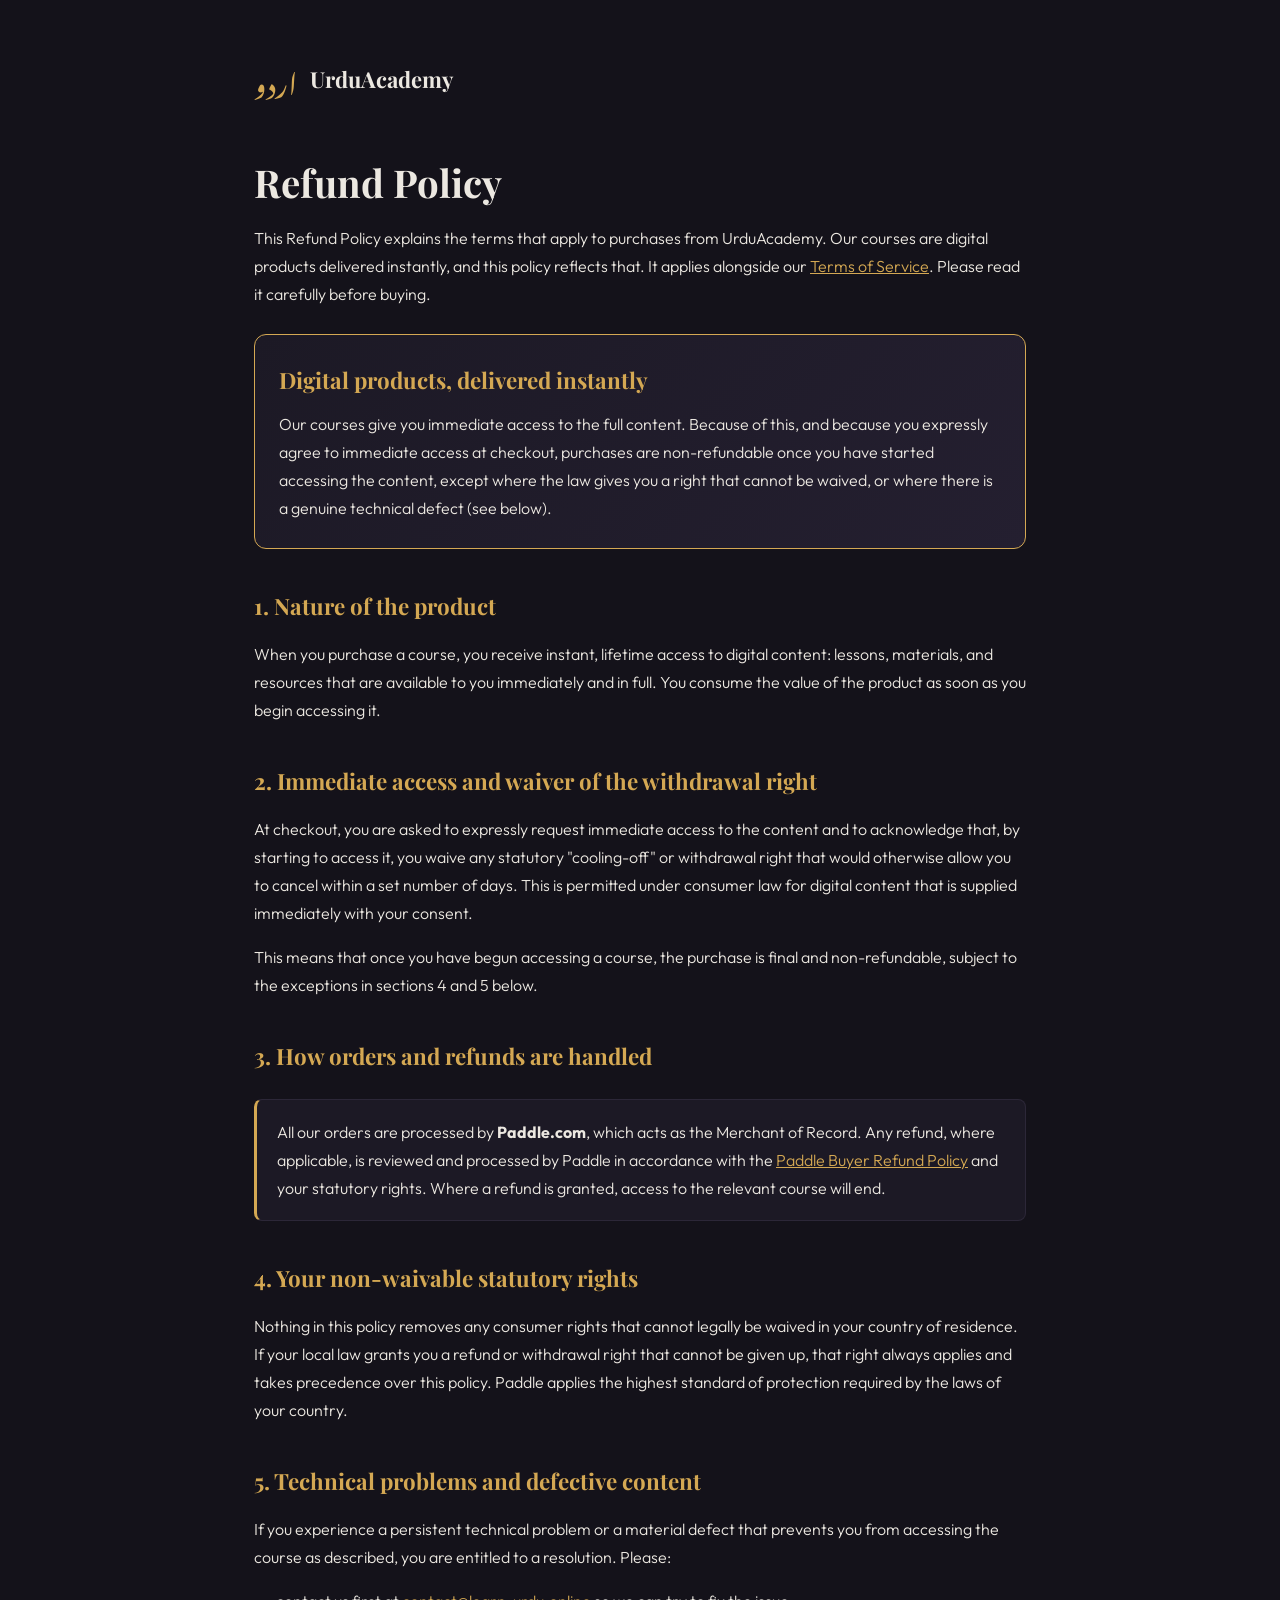
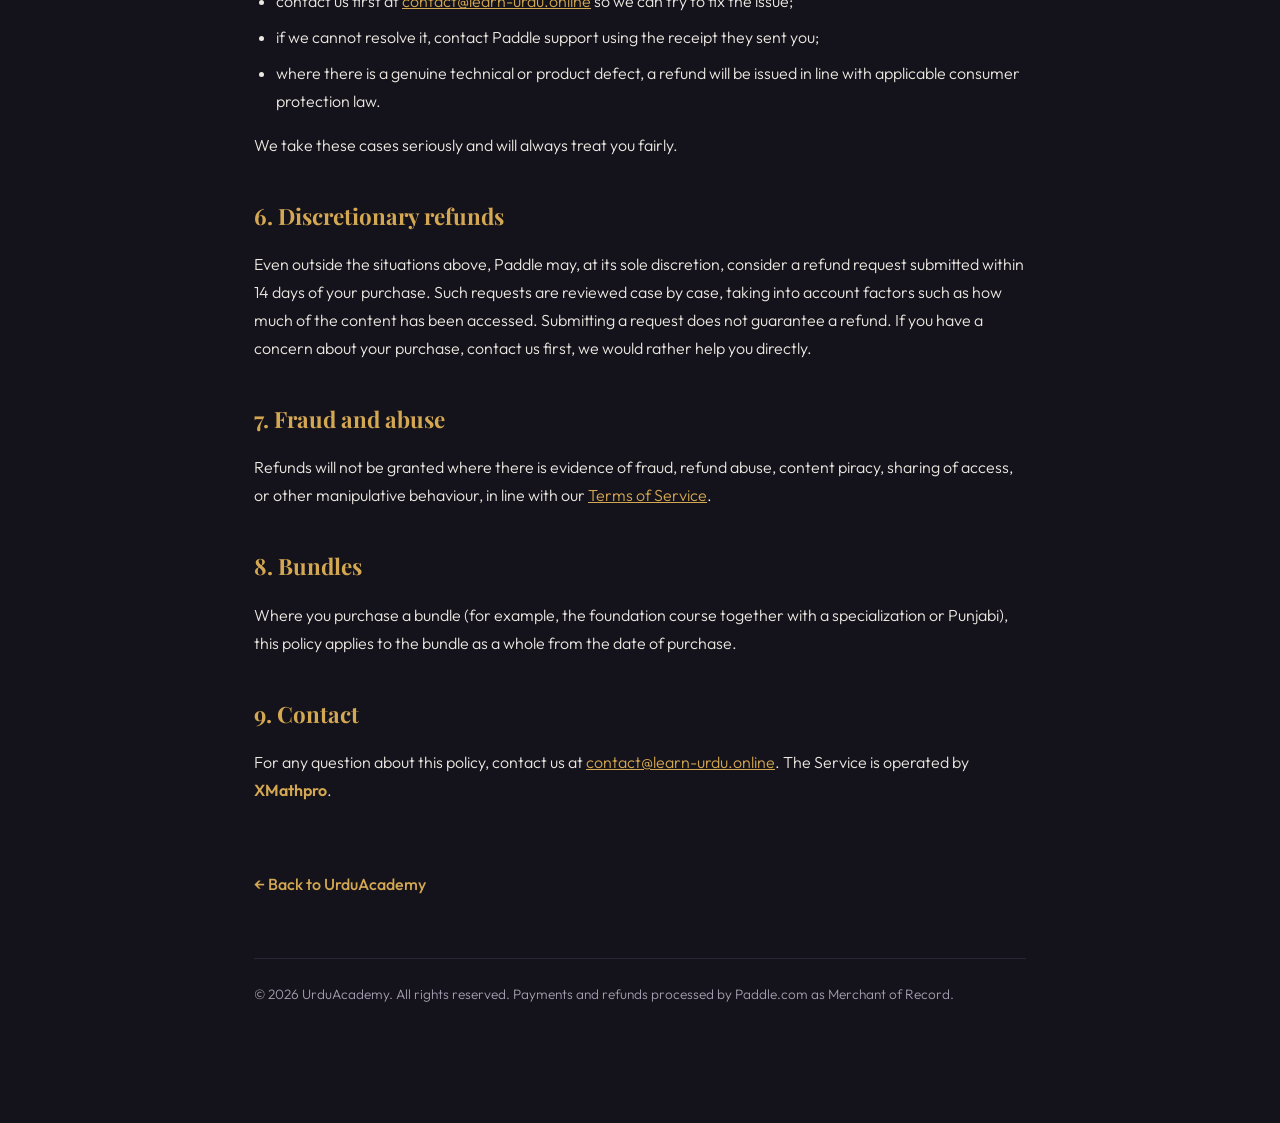
<file: refund/index.html>
<!DOCTYPE html>
<html lang="en">
<head>
<meta charset="UTF-8">
<meta name="viewport" content="width=device-width, initial-scale=1.0">
<title>Refund Policy · UrduAcademy</title>
<meta name="description" content="UrduAcademy Refund Policy. Digital products, immediate access, and your rights.">
<meta name="robots" content="index, follow">
<link rel="canonical" href="https://learn-urdu.online/refund/">
<link rel="preconnect" href="https://fonts.googleapis.com">
<link rel="preconnect" href="https://fonts.gstatic.com" crossorigin>
<link href="https://fonts.googleapis.com/css2?family=Playfair+Display:wght@400;700&family=Outfit:wght@300;400;500;600&family=Noto+Nastaliq+Urdu:wght@400&display=swap" rel="stylesheet">
<style>
  :root{
    --bg:#14121a; --card:#1c1925; --gold:#d4a853; --ink:#ece8e1; --muted:#a59db0; --line:#2c2738;
  }
  *{box-sizing:border-box;margin:0;padding:0;}
  body{background:var(--bg);color:var(--ink);font-family:'Outfit',system-ui,sans-serif;line-height:1.75;font-weight:300;}
  .wrap{max-width:820px;margin:0 auto;padding:60px 24px 100px;}
  .brand{display:flex;align-items:center;gap:12px;margin-bottom:50px;text-decoration:none;}
  .brand .ur{font-family:'Noto Nastaliq Urdu',serif;font-size:30px;color:var(--gold);line-height:1;}
  .brand .nm{font-family:'Playfair Display',serif;font-size:22px;color:var(--ink);font-weight:700;}
  h1{font-family:'Playfair Display',serif;font-size:2.4rem;font-weight:700;margin-bottom:8px;}
  .updated{color:var(--muted);font-size:.92rem;margin-bottom:40px;}
  h2{font-family:'Playfair Display',serif;font-size:1.4rem;color:var(--gold);margin:38px 0 14px;font-weight:700;}
  p{margin-bottom:16px;}
  ul{margin:0 0 16px 22px;}
  li{margin-bottom:8px;}
  a{color:var(--gold);}
  .note{background:var(--card);border:1px solid var(--line);border-left:3px solid var(--gold);border-radius:8px;padding:18px 20px;margin:22px 0;}
  .keybox{background:linear-gradient(135deg,#1c1925,#241f30);border:1px solid var(--gold);border-radius:12px;padding:26px 24px;margin:26px 0;}
  .keybox .big{font-family:'Playfair Display',serif;font-size:1.4rem;color:var(--gold);font-weight:700;display:block;margin-bottom:10px;}
  .back{display:inline-block;margin-top:50px;color:var(--gold);text-decoration:none;font-weight:500;}
  .placeholder{color:var(--gold);font-weight:600;}
  footer{border-top:1px solid var(--line);margin-top:60px;padding-top:24px;color:var(--muted);font-size:.85rem;}
</style>
</head>
<body>
<div class="wrap">
  <a class="brand" href="https://learn-urdu.online">
    <span class="ur">اردو</span>
    <span class="nm">UrduAcademy</span>
  </a>

  <h1>Refund Policy</h1>

  <p>This Refund Policy explains the terms that apply to purchases from UrduAcademy. Our courses are digital products delivered instantly, and this policy reflects that. It applies alongside our <a href="https://learn-urdu.online/terms/">Terms of Service</a>. Please read it carefully before buying.</p>

  <div class="keybox">
    <span class="big">Digital products, delivered instantly</span>
    <p style="margin:0;">Our courses give you immediate access to the full content. Because of this, and because you expressly agree to immediate access at checkout, purchases are non-refundable once you have started accessing the content, except where the law gives you a right that cannot be waived, or where there is a genuine technical defect (see below).</p>
  </div>

  <h2>1. Nature of the product</h2>
  <p>When you purchase a course, you receive instant, lifetime access to digital content: lessons, materials, and resources that are available to you immediately and in full. You consume the value of the product as soon as you begin accessing it.</p>

  <h2>2. Immediate access and waiver of the withdrawal right</h2>
  <p>At checkout, you are asked to expressly request immediate access to the content and to acknowledge that, by starting to access it, you waive any statutory "cooling-off" or withdrawal right that would otherwise allow you to cancel within a set number of days. This is permitted under consumer law for digital content that is supplied immediately with your consent.</p>
  <p>This means that once you have begun accessing a course, the purchase is final and non-refundable, subject to the exceptions in sections 4 and 5 below.</p>

  <h2>3. How orders and refunds are handled</h2>
  <div class="note">
    <p style="margin:0;">All our orders are processed by <strong>Paddle.com</strong>, which acts as the Merchant of Record. Any refund, where applicable, is reviewed and processed by Paddle in accordance with the <a href="https://www.paddle.com/legal/refund-policy" target="_blank" rel="noopener">Paddle Buyer Refund Policy</a> and your statutory rights. Where a refund is granted, access to the relevant course will end.</p>
  </div>

  <h2>4. Your non-waivable statutory rights</h2>
  <p>Nothing in this policy removes any consumer rights that cannot legally be waived in your country of residence. If your local law grants you a refund or withdrawal right that cannot be given up, that right always applies and takes precedence over this policy. Paddle applies the highest standard of protection required by the laws of your country.</p>

  <h2>5. Technical problems and defective content</h2>
  <p>If you experience a persistent technical problem or a material defect that prevents you from accessing the course as described, you are entitled to a resolution. Please:</p>
  <ul>
    <li>contact us first at <a href="mailto:contact@learn-urdu.online">contact@learn-urdu.online</a> so we can try to fix the issue;</li>
    <li>if we cannot resolve it, contact Paddle support using the receipt they sent you;</li>
    <li>where there is a genuine technical or product defect, a refund will be issued in line with applicable consumer protection law.</li>
  </ul>
  <p>We take these cases seriously and will always treat you fairly.</p>

  <h2>6. Discretionary refunds</h2>
  <p>Even outside the situations above, Paddle may, at its sole discretion, consider a refund request submitted within 14 days of your purchase. Such requests are reviewed case by case, taking into account factors such as how much of the content has been accessed. Submitting a request does not guarantee a refund. If you have a concern about your purchase, contact us first, we would rather help you directly.</p>

  <h2>7. Fraud and abuse</h2>
  <p>Refunds will not be granted where there is evidence of fraud, refund abuse, content piracy, sharing of access, or other manipulative behaviour, in line with our <a href="https://learn-urdu.online/terms/">Terms of Service</a>.</p>

  <h2>8. Bundles</h2>
  <p>Where you purchase a bundle (for example, the foundation course together with a specialization or Punjabi), this policy applies to the bundle as a whole from the date of purchase.</p>

  <h2>9. Contact</h2>
  <p>For any question about this policy, contact us at <a href="mailto:contact@learn-urdu.online">contact@learn-urdu.online</a>. The Service is operated by <span class="placeholder">XMathpro</span>.</p>

  <a class="back" href="https://learn-urdu.online">← Back to UrduAcademy</a>

  <footer>
    <p>© 2026 UrduAcademy. All rights reserved. Payments and refunds processed by Paddle.com as Merchant of Record.</p>
  </footer>
</div>
</body>
</html>
</file>
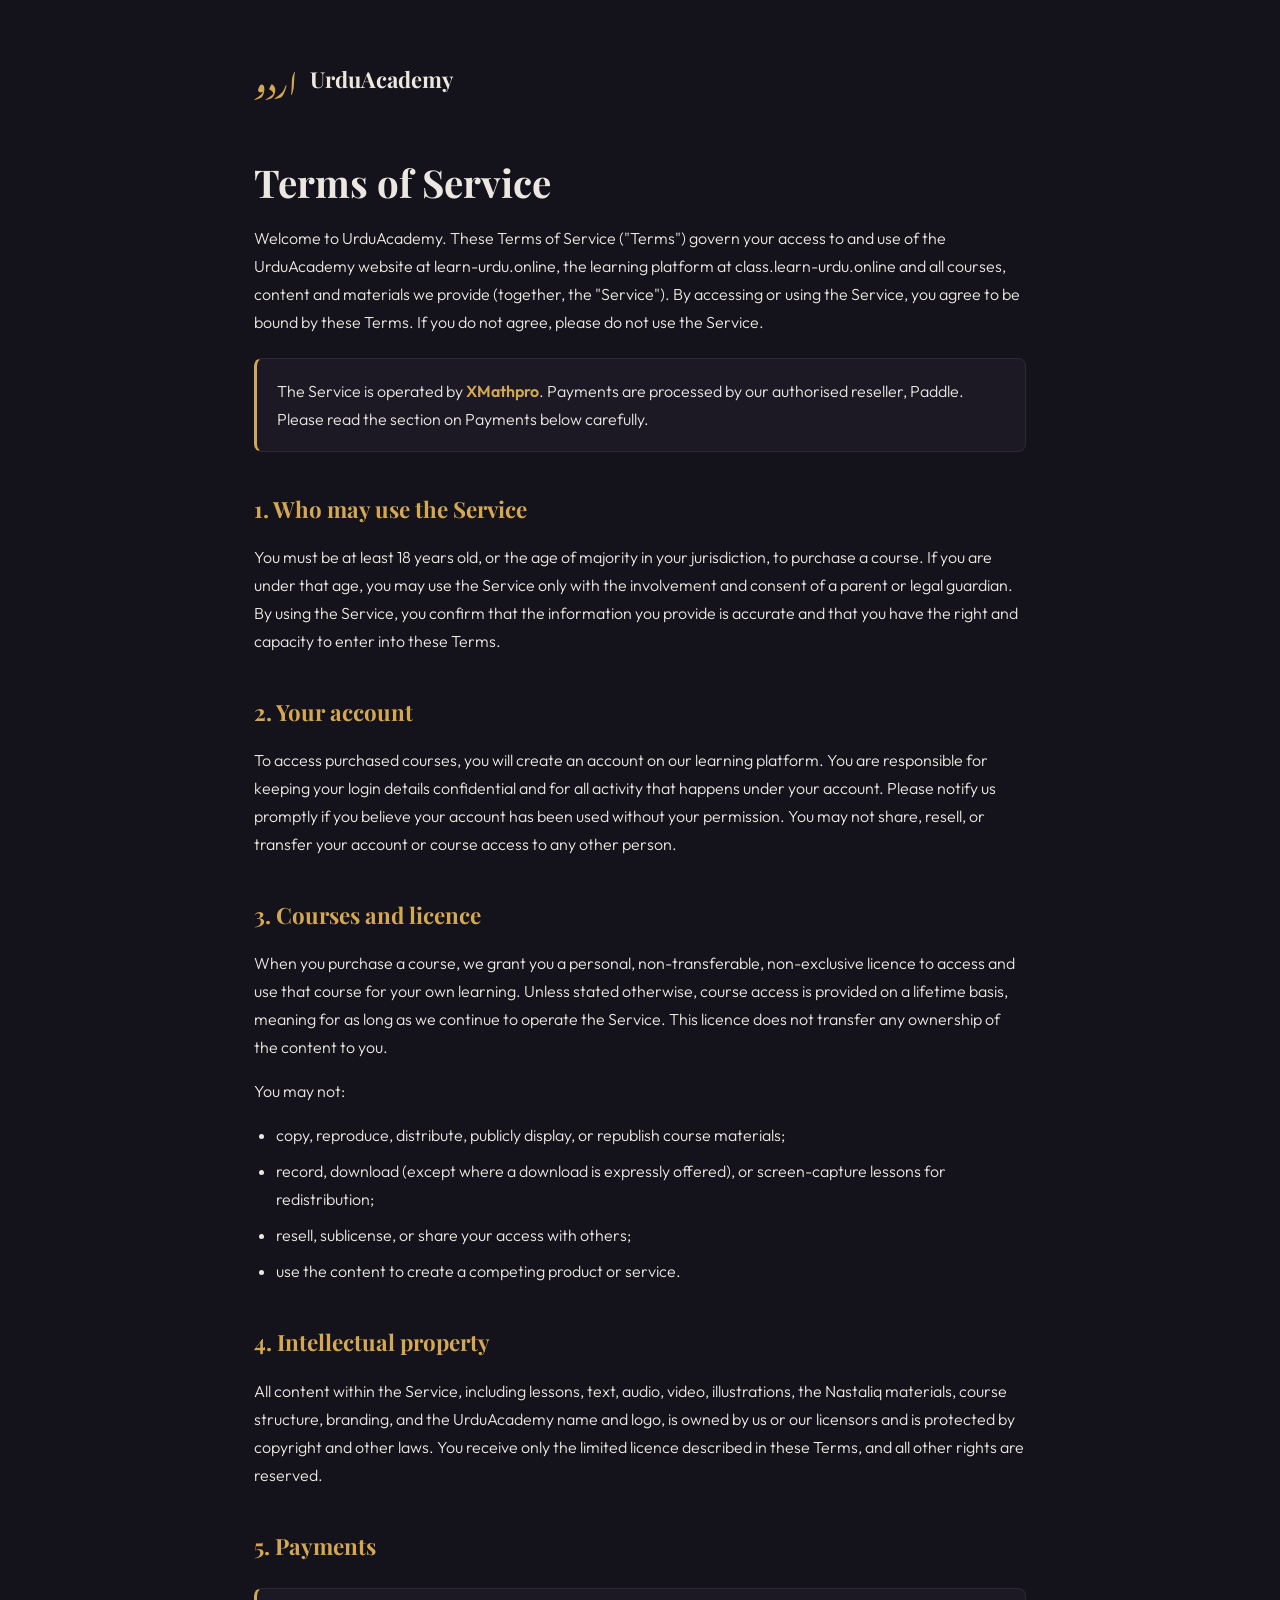
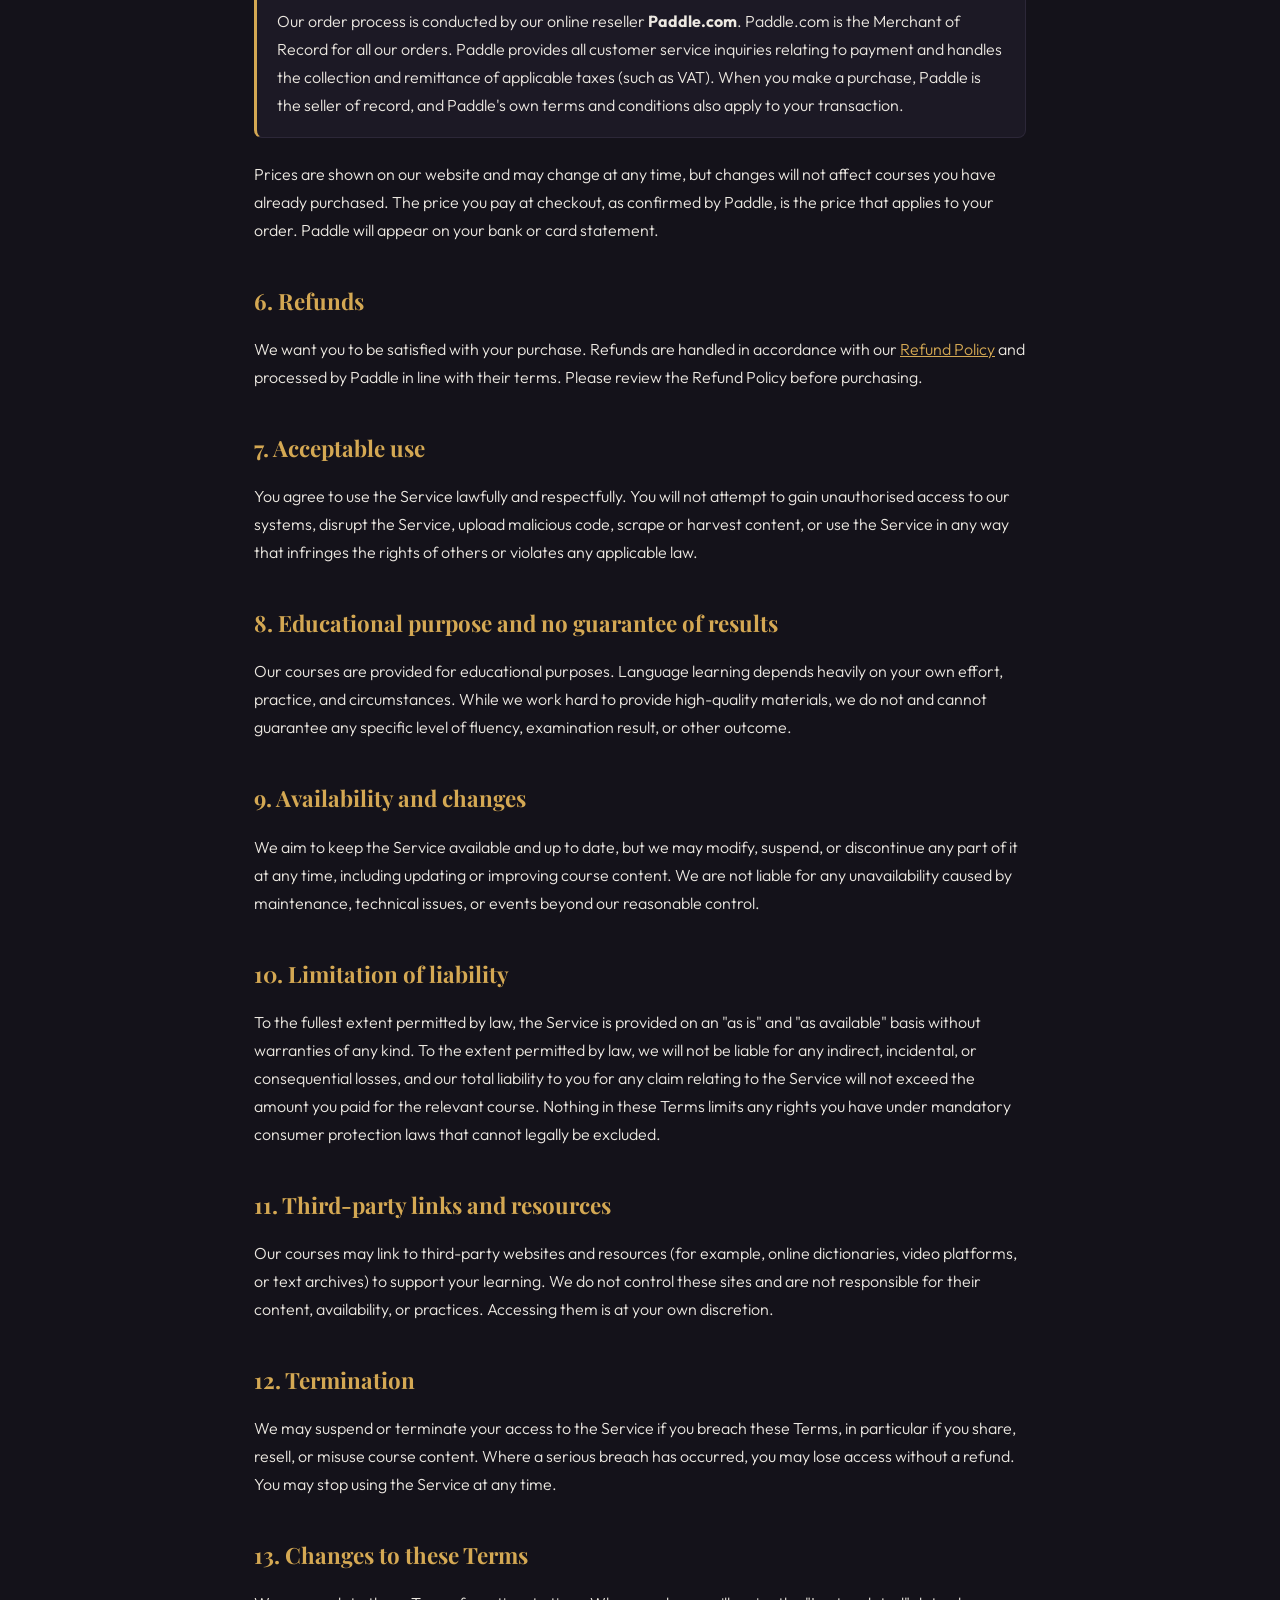
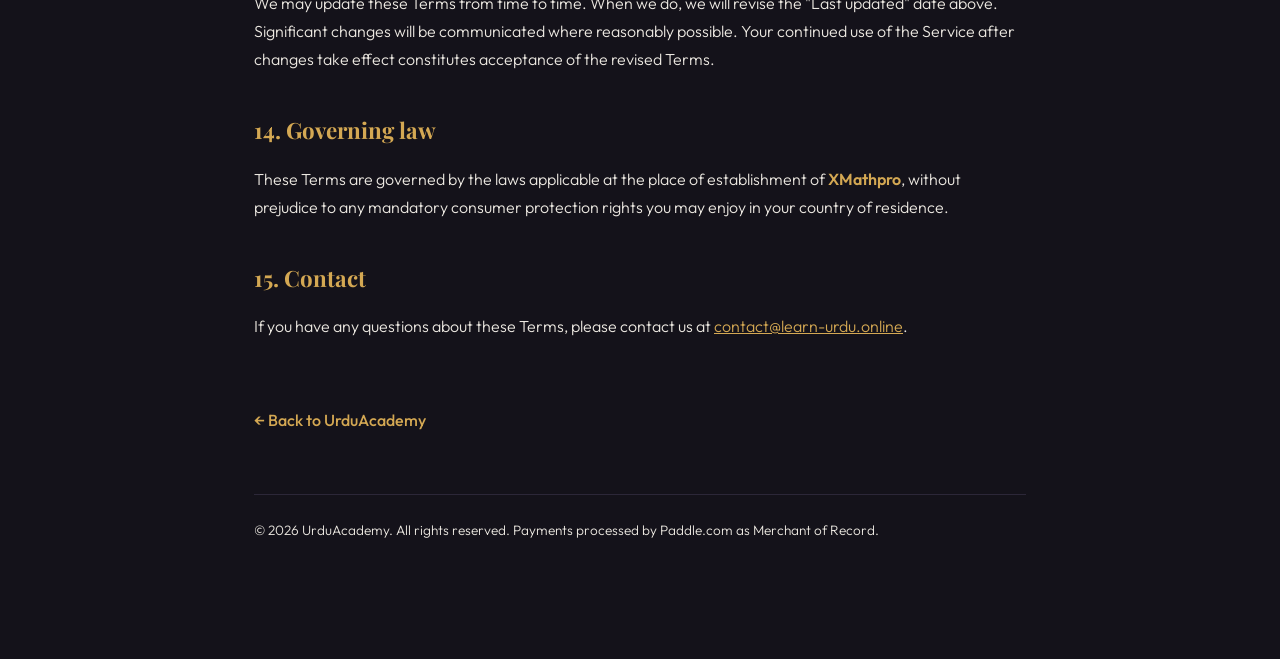
<file: terms/index.html>
<!DOCTYPE html>
<html lang="en">
<head>
<meta charset="UTF-8">
<meta name="viewport" content="width=device-width, initial-scale=1.0">
<title>Terms of Service · UrduAcademy</title>
<meta name="description" content="UrduAcademy Terms of Service. The rules and conditions for using our courses and website.">
<meta name="robots" content="index, follow">
<link rel="canonical" href="https://learn-urdu.online/terms/">
<link rel="preconnect" href="https://fonts.googleapis.com">
<link rel="preconnect" href="https://fonts.gstatic.com" crossorigin>
<link href="https://fonts.googleapis.com/css2?family=Playfair+Display:wght@400;700&family=Outfit:wght@300;400;500;600&family=Noto+Nastaliq+Urdu:wght@400&display=swap" rel="stylesheet">
<style>
  :root{
    --bg:#14121a; --card:#1c1925; --gold:#d4a853; --ink:#ece8e1; --muted:#a59db0; --line:#2c2738;
  }
  *{box-sizing:border-box;margin:0;padding:0;}
  body{background:var(--bg);color:var(--ink);font-family:'Outfit',system-ui,sans-serif;line-height:1.75;font-weight:300;}
  .wrap{max-width:820px;margin:0 auto;padding:60px 24px 100px;}
  .brand{display:flex;align-items:center;gap:12px;margin-bottom:50px;text-decoration:none;}
  .brand .ur{font-family:'Noto Nastaliq Urdu',serif;font-size:30px;color:var(--gold);line-height:1;}
  .brand .nm{font-family:'Playfair Display',serif;font-size:22px;color:var(--ink);font-weight:700;}
  h1{font-family:'Playfair Display',serif;font-size:2.4rem;font-weight:700;margin-bottom:8px;}
  .updated{color:var(--muted);font-size:.92rem;margin-bottom:40px;}
  h2{font-family:'Playfair Display',serif;font-size:1.4rem;color:var(--gold);margin:38px 0 14px;font-weight:700;}
  p{margin-bottom:16px;color:var(--ink);}
  ul{margin:0 0 16px 22px;}
  li{margin-bottom:8px;}
  a{color:var(--gold);}
  .note{background:var(--card);border:1px solid var(--line);border-left:3px solid var(--gold);border-radius:8px;padding:18px 20px;margin:22px 0;}
  .back{display:inline-block;margin-top:50px;color:var(--gold);text-decoration:none;font-weight:500;}
  .placeholder{color:var(--gold);font-weight:600;}
  footer{border-top:1px solid var(--line);margin-top:60px;padding-top:24px;color:var(--muted);font-size:.85rem;}
</style>
</head>
<body>
<div class="wrap">
  <a class="brand" href="https://learn-urdu.online">
    <span class="ur">اردو</span>
    <span class="nm">UrduAcademy</span>
  </a>

  <h1>Terms of Service</h1>

  <p>Welcome to UrduAcademy. These Terms of Service ("Terms") govern your access to and use of the UrduAcademy website at learn-urdu.online, the learning platform at class.learn-urdu.online and all courses, content and materials we provide (together, the "Service"). By accessing or using the Service, you agree to be bound by these Terms. If you do not agree, please do not use the Service.</p>

  <div class="note">
    <p style="margin:0;">The Service is operated by <span class="placeholder">XMathpro</span>. Payments are processed by our authorised reseller, Paddle. Please read the section on Payments below carefully.</p>
  </div>

  <h2>1. Who may use the Service</h2>
  <p>You must be at least 18 years old, or the age of majority in your jurisdiction, to purchase a course. If you are under that age, you may use the Service only with the involvement and consent of a parent or legal guardian. By using the Service, you confirm that the information you provide is accurate and that you have the right and capacity to enter into these Terms.</p>

  <h2>2. Your account</h2>
  <p>To access purchased courses, you will create an account on our learning platform. You are responsible for keeping your login details confidential and for all activity that happens under your account. Please notify us promptly if you believe your account has been used without your permission. You may not share, resell, or transfer your account or course access to any other person.</p>

  <h2>3. Courses and licence</h2>
  <p>When you purchase a course, we grant you a personal, non-transferable, non-exclusive licence to access and use that course for your own learning. Unless stated otherwise, course access is provided on a lifetime basis, meaning for as long as we continue to operate the Service. This licence does not transfer any ownership of the content to you.</p>
  <p>You may not:</p>
  <ul>
    <li>copy, reproduce, distribute, publicly display, or republish course materials;</li>
    <li>record, download (except where a download is expressly offered), or screen-capture lessons for redistribution;</li>
    <li>resell, sublicense, or share your access with others;</li>
    <li>use the content to create a competing product or service.</li>
  </ul>

  <h2>4. Intellectual property</h2>
  <p>All content within the Service, including lessons, text, audio, video, illustrations, the Nastaliq materials, course structure, branding, and the UrduAcademy name and logo, is owned by us or our licensors and is protected by copyright and other laws. You receive only the limited licence described in these Terms, and all other rights are reserved.</p>

  <h2>5. Payments</h2>
  <div class="note">
    <p style="margin:0;">Our order process is conducted by our online reseller <strong>Paddle.com</strong>. Paddle.com is the Merchant of Record for all our orders. Paddle provides all customer service inquiries relating to payment and handles the collection and remittance of applicable taxes (such as VAT). When you make a purchase, Paddle is the seller of record, and Paddle's own terms and conditions also apply to your transaction.</p>
  </div>
  <p>Prices are shown on our website and may change at any time, but changes will not affect courses you have already purchased. The price you pay at checkout, as confirmed by Paddle, is the price that applies to your order. Paddle will appear on your bank or card statement.</p>

  <h2>6. Refunds</h2>
  <p>We want you to be satisfied with your purchase. Refunds are handled in accordance with our <a href="https://learn-urdu.online/refund/">Refund Policy</a> and processed by Paddle in line with their terms. Please review the Refund Policy before purchasing.</p>

  <h2>7. Acceptable use</h2>
  <p>You agree to use the Service lawfully and respectfully. You will not attempt to gain unauthorised access to our systems, disrupt the Service, upload malicious code, scrape or harvest content, or use the Service in any way that infringes the rights of others or violates any applicable law.</p>

  <h2>8. Educational purpose and no guarantee of results</h2>
  <p>Our courses are provided for educational purposes. Language learning depends heavily on your own effort, practice, and circumstances. While we work hard to provide high-quality materials, we do not and cannot guarantee any specific level of fluency, examination result, or other outcome.</p>

  <h2>9. Availability and changes</h2>
  <p>We aim to keep the Service available and up to date, but we may modify, suspend, or discontinue any part of it at any time, including updating or improving course content. We are not liable for any unavailability caused by maintenance, technical issues, or events beyond our reasonable control.</p>

  <h2>10. Limitation of liability</h2>
  <p>To the fullest extent permitted by law, the Service is provided on an "as is" and "as available" basis without warranties of any kind. To the extent permitted by law, we will not be liable for any indirect, incidental, or consequential losses, and our total liability to you for any claim relating to the Service will not exceed the amount you paid for the relevant course. Nothing in these Terms limits any rights you have under mandatory consumer protection laws that cannot legally be excluded.</p>

  <h2>11. Third-party links and resources</h2>
  <p>Our courses may link to third-party websites and resources (for example, online dictionaries, video platforms, or text archives) to support your learning. We do not control these sites and are not responsible for their content, availability, or practices. Accessing them is at your own discretion.</p>

  <h2>12. Termination</h2>
  <p>We may suspend or terminate your access to the Service if you breach these Terms, in particular if you share, resell, or misuse course content. Where a serious breach has occurred, you may lose access without a refund. You may stop using the Service at any time.</p>

  <h2>13. Changes to these Terms</h2>
  <p>We may update these Terms from time to time. When we do, we will revise the "Last updated" date above. Significant changes will be communicated where reasonably possible. Your continued use of the Service after changes take effect constitutes acceptance of the revised Terms.</p>

  <h2>14. Governing law</h2>
  <p>These Terms are governed by the laws applicable at the place of establishment of <span class="placeholder">XMathpro</span>, without prejudice to any mandatory consumer protection rights you may enjoy in your country of residence.</p>

  <h2>15. Contact</h2>
  <p>If you have any questions about these Terms, please contact us at <a href="mailto:contact@learn-urdu.online">contact@learn-urdu.online</a>.</p>

  <a class="back" href="https://learn-urdu.online">← Back to UrduAcademy</a>

  <footer>
    <p>© 2026 UrduAcademy. All rights reserved. Payments processed by Paddle.com as Merchant of Record.</p>
  </footer>
</div>
</body>
</html>
</file>
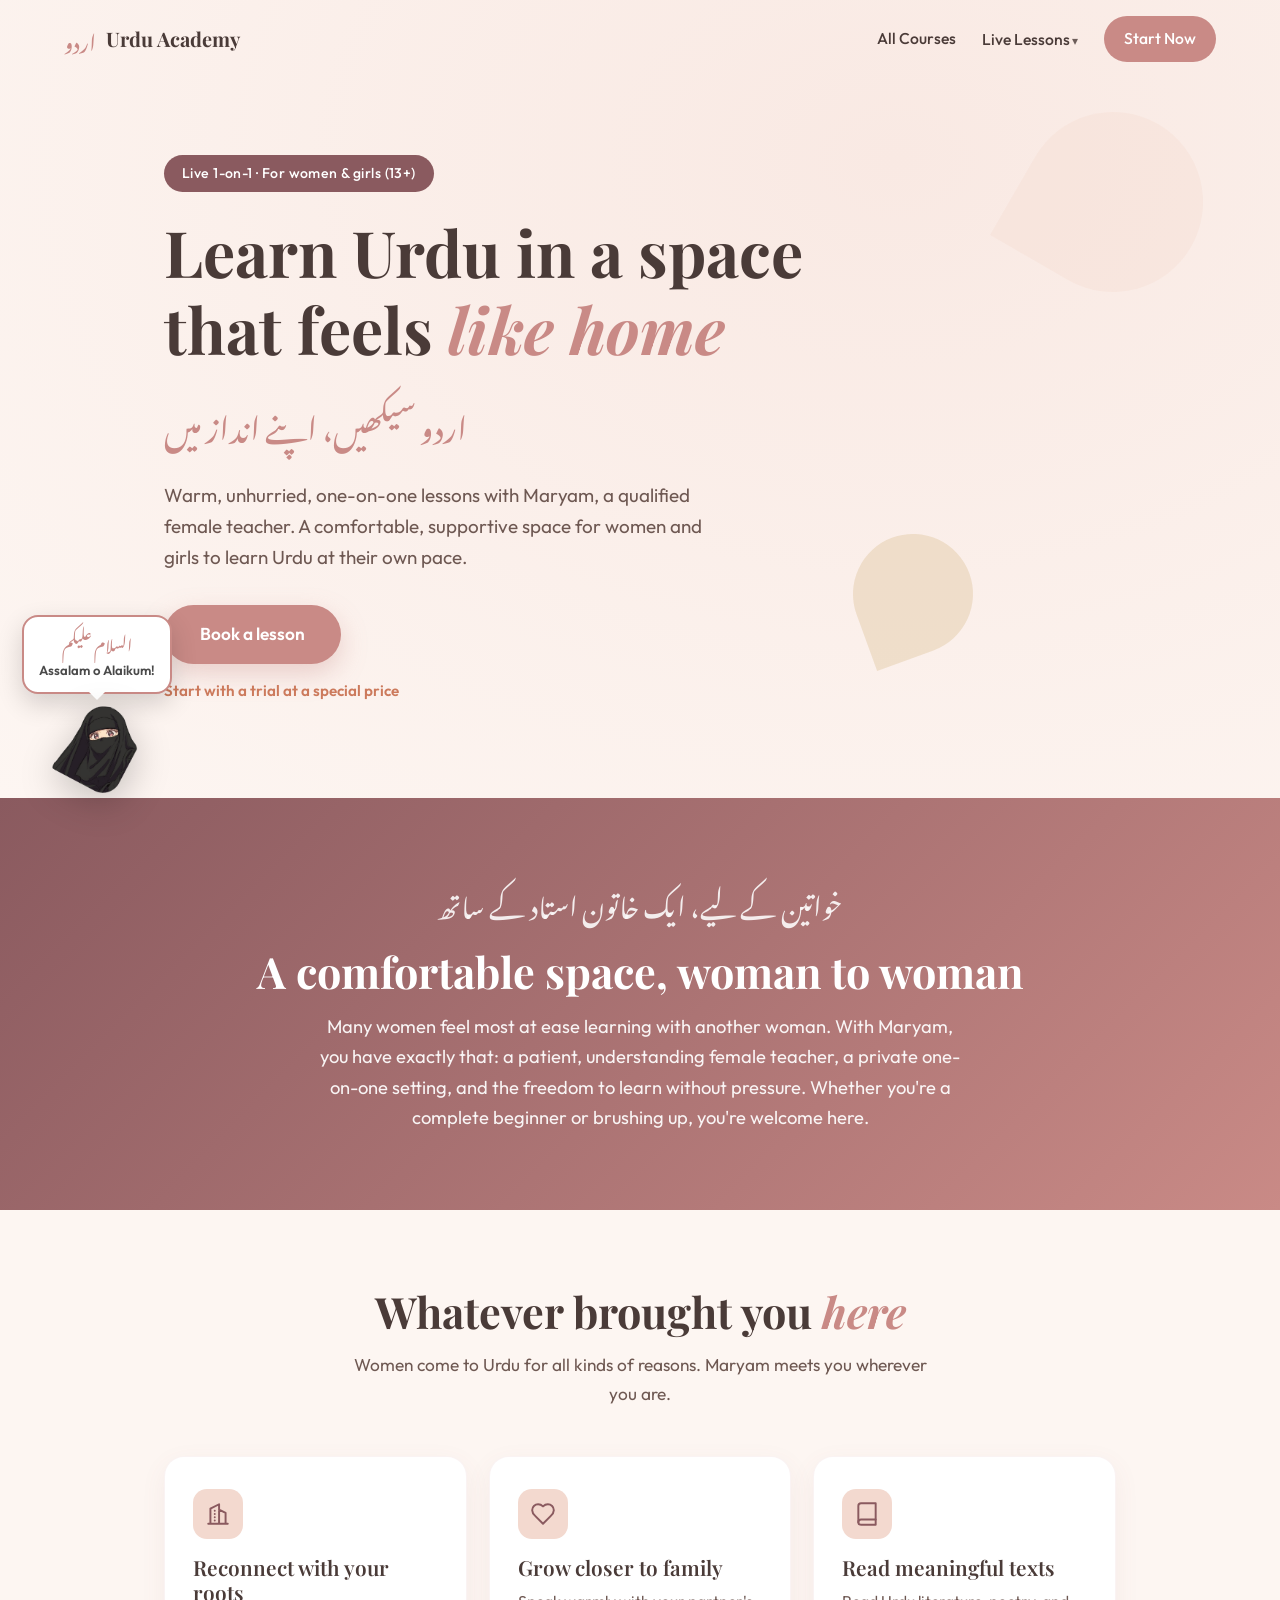
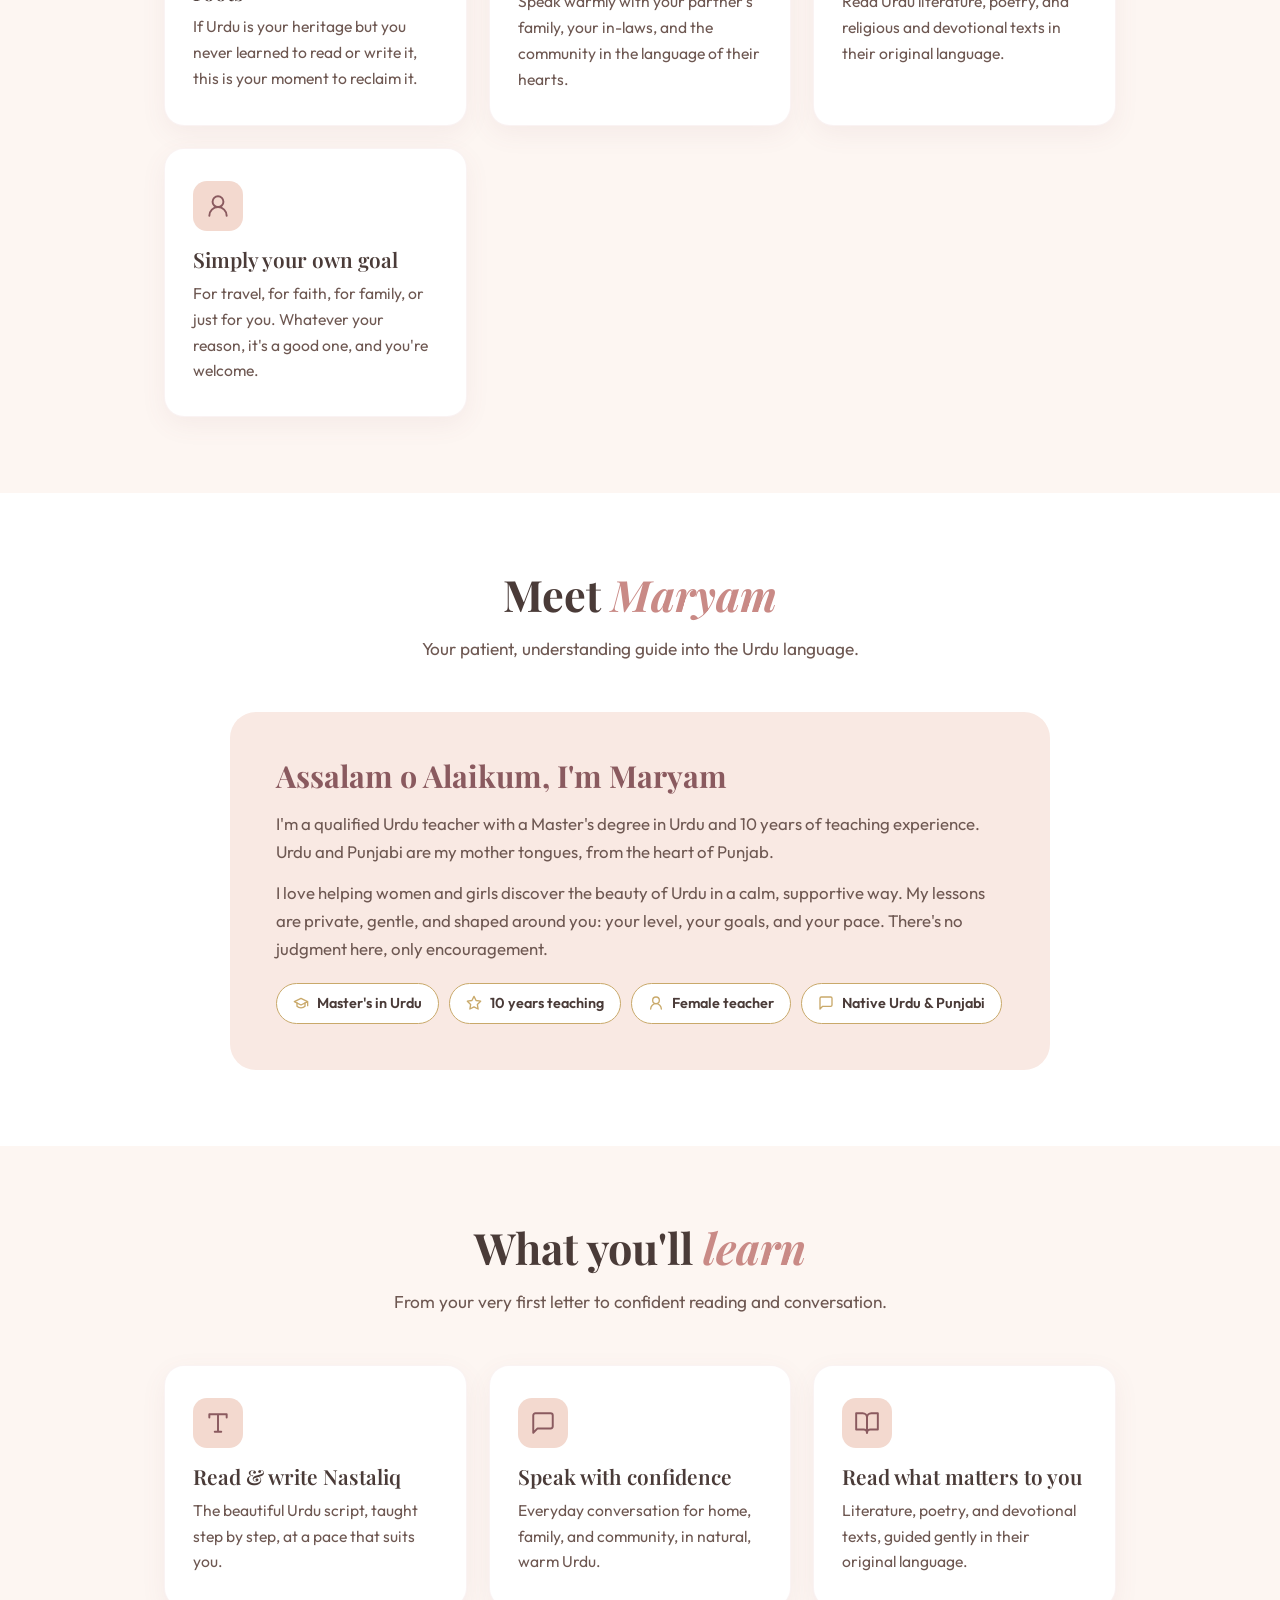
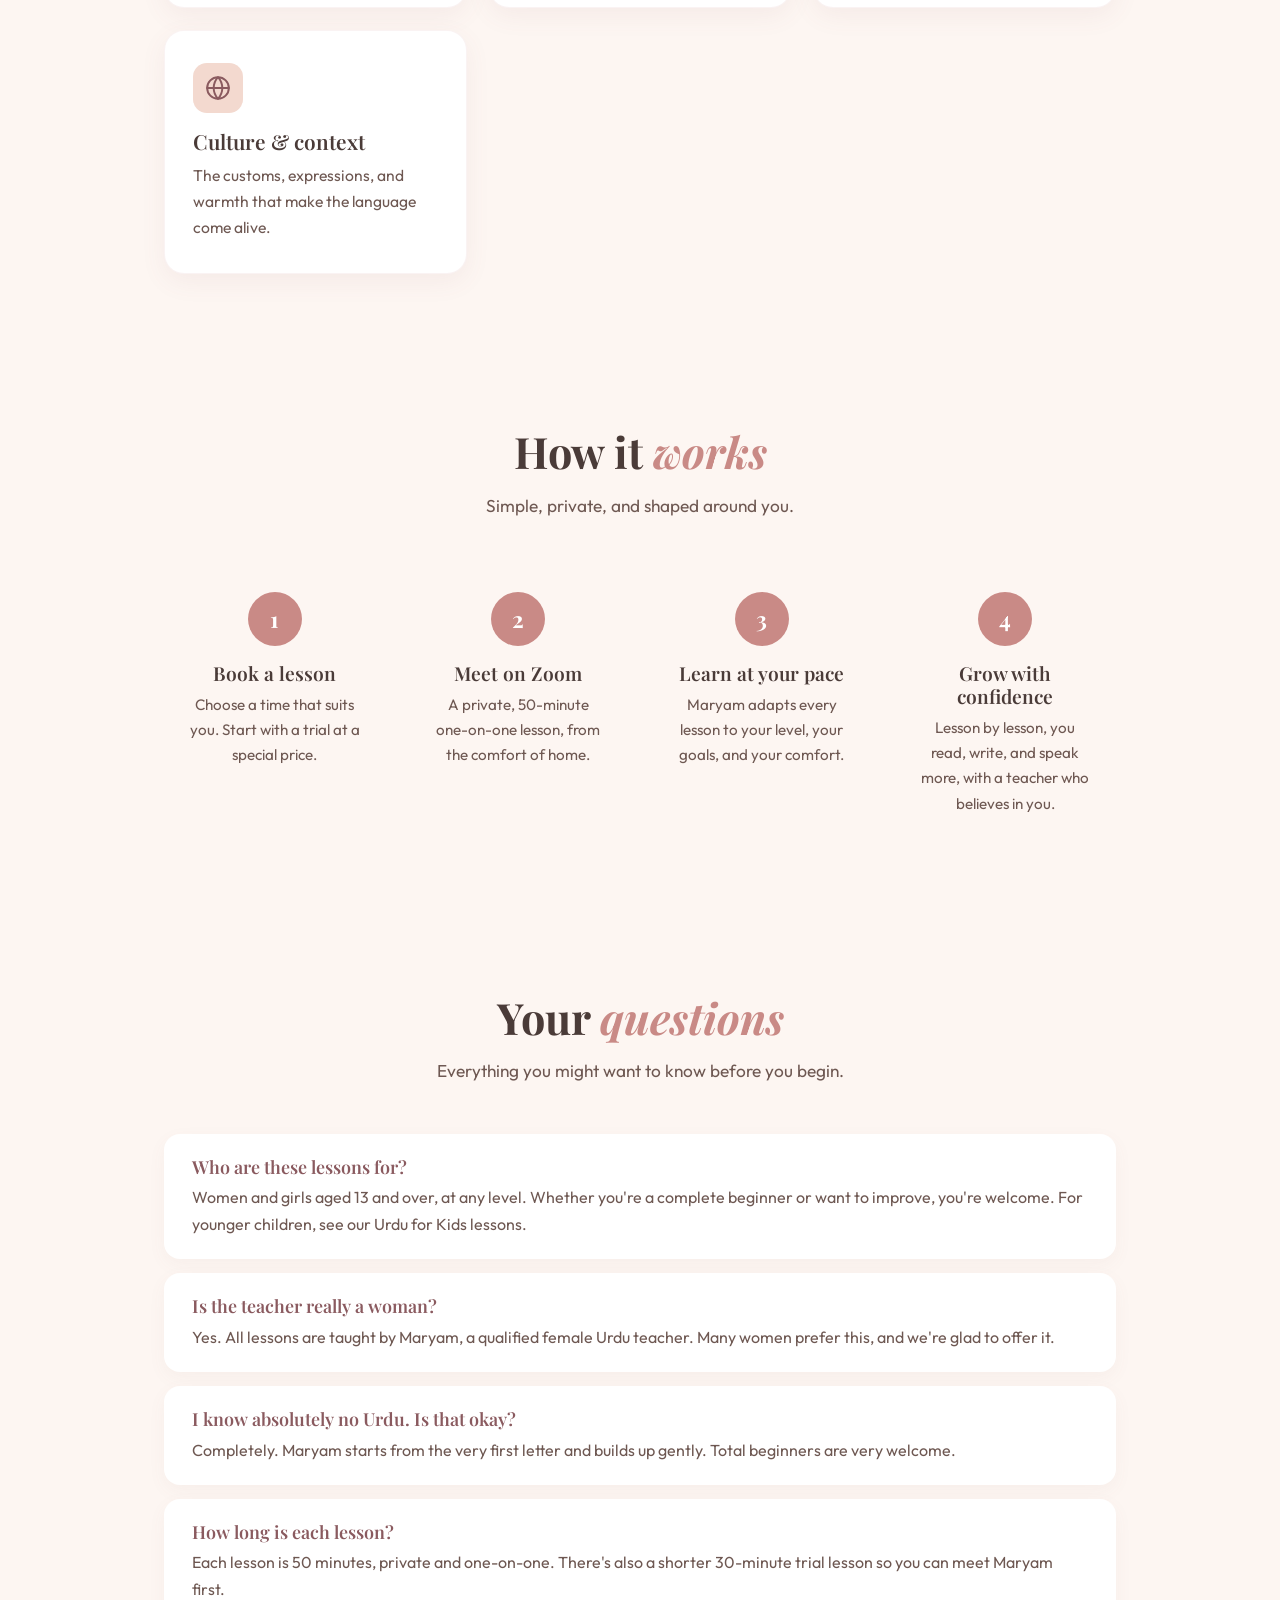
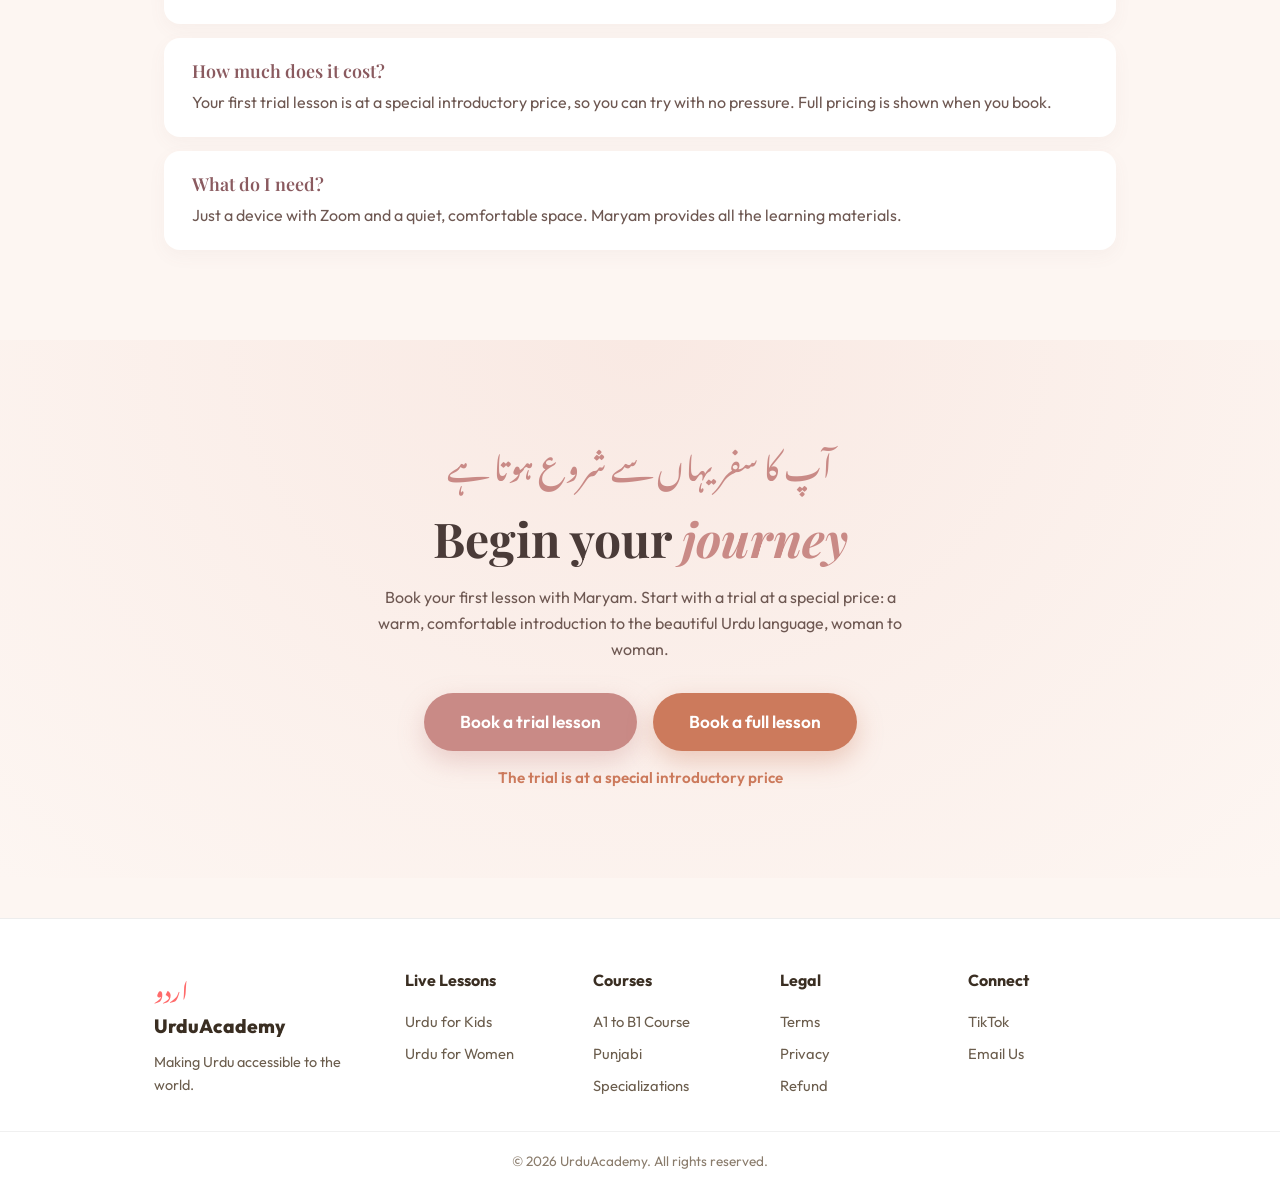
<file: women/index.html>
<!DOCTYPE html>
<html lang="en">
<head>
    <meta charset="UTF-8">
    <meta name="viewport" content="width=device-width, initial-scale=1.0">
    <title>UrduAcademy · Urdu for Women (Live 1-on-1 with Maryam)</title>
    <meta name="description" content="Warm, 1-on-1 Urdu lessons for women and girls, taught by Maryam, a qualified female teacher. A comfortable space to learn at your own pace.">
    <link rel="canonical" href="https://learn-urdu.online/women/">
    <meta name="robots" content="index, follow">
    <meta name="keywords" content="Urdu for women, female Urdu teacher, Urdu lessons women, learn Urdu woman, Urdu teacher for sisters, online Urdu women girls">

    <meta property="og:type" content="website">
    <meta property="og:title" content="UrduAcademy : Urdu for Women, with Maryam">
    <meta property="og:description" content="Warm, 1-on-1 Urdu lessons for women and girls, taught by a qualified female teacher.">
    <meta property="og:url" content="https://learn-urdu.online/women/">
    <meta property="og:site_name" content="UrduAcademy">
    <meta property="og:locale" content="en_GB">
    <meta property="og:image" content="https://learn-urdu.online/og-image.jpg">

    <meta name="twitter:card" content="summary_large_image">
    <meta name="twitter:title" content="UrduAcademy : Urdu for Women">
    <meta name="twitter:description" content="Warm, 1-on-1 Urdu lessons for women and girls, with Maryam.">
    <meta name="twitter:image" content="https://learn-urdu.online/og-image.jpg">

    <script type="application/ld+json">
    {
      "@context": "https://schema.org",
      "@type": "Course",
      "name": "Urdu for Women (Live 1-on-1)",
      "description": "Warm, supportive live 1-on-1 Urdu lessons for women and girls aged 13 and over, taught by Maryam, a qualified female Urdu teacher.",
      "provider": {"@type": "Organization", "name": "UrduAcademy", "url": "https://learn-urdu.online"},
      "url": "https://learn-urdu.online/women/",
      "inLanguage": "en",
      "teaches": "Urdu language",
      "audience": {"@type": "Audience", "audienceType": "Women and girls aged 13 and over"}
    }
    </script>

    <link rel="preconnect" href="https://fonts.googleapis.com">
    <link rel="preconnect" href="https://fonts.gstatic.com" crossorigin>
    <link href="https://fonts.googleapis.com/css2?family=Playfair+Display:ital,wght@0,400;0,600;0,700;1,400&family=Outfit:wght@300;400;500;600;700&family=Noto+Nastaliq+Urdu:wght@400;700&display=swap" rel="stylesheet">

    <style>
      :root {
        --w-bg: #fdf6f2;
        --w-bg2: #f9e9e3;
        --w-ink: #4a3b38;
        --w-rose: #c98a86;
        --w-terra: #cc7a5c;
        --w-gold: #c9a96a;
        --w-deep: #8a5a5f;
        --w-soft: #f3d9cf;
        --mascot-accent: #c98a86;
      }
      * { margin: 0; padding: 0; box-sizing: border-box; }
      body { font-family: 'Outfit', sans-serif; background: var(--w-bg); color: var(--w-ink); overflow-x: hidden; line-height: 1.65; }
      h1, h2, h3 { font-family: 'Playfair Display', serif; line-height: 1.2; }

      #navbar { position: fixed; top: 0; left: 0; right: 0; z-index: 900; display: flex; align-items: center; justify-content: space-between; padding: 16px 5%; transition: all .3s; }
      #navbar.scrolled { background: rgba(253,246,242,0.95); box-shadow: 0 4px 20px rgba(0,0,0,0.05); backdrop-filter: blur(8px); }
      .nav-logo { display: flex; align-items: center; gap: 10px; text-decoration: none; color: var(--w-ink); }
      .nav-logo .logo-urdu { font-family: 'Noto Nastaliq Urdu', serif; font-size: 1.4rem; color: var(--w-rose); }
      .nav-logo .logo-text { font-family: 'Playfair Display', serif; font-weight: 700; font-size: 1.25rem; }
      .nav-links { display: flex; align-items: center; gap: 26px; }
      .nav-links a { text-decoration: none; color: var(--w-ink); font-weight: 500; font-size: 0.98rem; }
      .nav-links a:hover { color: var(--w-rose); }
      .nav-cta { background: var(--w-rose); color: #fff !important; padding: 10px 20px; border-radius: 999px; }
      .mobile-menu-btn { display: none; flex-direction: column; gap: 5px; background: none; border: none; cursor: pointer; }
      .mobile-menu-btn span { width: 26px; height: 3px; background: var(--w-ink); border-radius: 3px; transition: all .3s; }
      @media (max-width: 880px) {
        .nav-links { position: fixed; top: 64px; left: 0; right: 0; flex-direction: column; background: var(--w-bg); padding: 20px; gap: 16px; transform: translateY(-150%); transition: transform .3s; box-shadow: 0 10px 30px rgba(0,0,0,0.08); }
        .nav-links.open { transform: translateY(0); }
        .mobile-menu-btn { display: flex; }
      }

      .wrap { max-width: 1080px; margin: 0 auto; padding: 0 5%; }

      .w-hero { padding: 155px 0 95px; background: radial-gradient(ellipse at 70% 20%, var(--w-bg2), var(--w-bg)); position: relative; overflow: hidden; }
      .w-hero-inner { max-width: 720px; position: relative; z-index: 2; }
      .w-tag { display: inline-block; background: var(--w-deep); color: #fff; font-weight: 500; padding: 7px 18px; border-radius: 999px; font-size: 0.88rem; letter-spacing: 0.03em; margin-bottom: 22px; }
      .w-hero h1 { font-size: clamp(2.5rem, 5.5vw, 4rem); font-weight: 700; margin-bottom: 22px; }
      .w-hero h1 em { font-style: italic; color: var(--w-rose); }
      .w-hero-urdu { font-family: 'Noto Nastaliq Urdu', serif; font-size: 2rem; color: var(--w-rose); margin-bottom: 26px; line-height: 2; }
      .w-hero .lead { font-size: 1.18rem; max-width: 560px; margin-bottom: 32px; color: #6e5852; }
      .w-petal { position: absolute; border-radius: 50% 50% 50% 0; opacity: 0.35; z-index: 0; }
      .w-petal.p1 { width: 180px; height: 180px; background: var(--w-soft); top: 14%; right: 6%; transform: rotate(30deg); }
      .w-petal.p2 { width: 120px; height: 120px; background: var(--w-gold); bottom: 18%; right: 24%; transform: rotate(-20deg); opacity: 0.25; }

      .w-btn { display: inline-block; background: var(--w-rose); color: #fff; font-family: 'Outfit', sans-serif; font-weight: 600; font-size: 1.08rem; padding: 15px 36px; border-radius: 999px; text-decoration: none; box-shadow: 0 10px 26px rgba(201,138,134,0.35); transition: transform .2s; cursor: pointer; border: none; }
      .w-btn:hover { transform: translateY(-3px); }
      .w-btn.terra { background: var(--w-terra); box-shadow: 0 10px 26px rgba(204,122,92,0.35); }
      .w-btn.outline { background: transparent; color: var(--w-deep); border: 1px solid var(--w-deep); box-shadow: none; }
      .w-trial-note { display: block; margin-top: 14px; font-size: 0.95rem; color: var(--w-terra); font-weight: 600; }
      .w-btn-row { display: flex; flex-wrap: wrap; gap: 16px; justify-content: center; }

      .w-sec { padding: 76px 0; position: relative; }
      .w-sec h2 { font-size: clamp(1.9rem, 4vw, 2.7rem); text-align: center; margin-bottom: 14px; font-weight: 700; }
      .w-sec h2 em { font-style: italic; color: var(--w-rose); }
      .w-sec .sub { text-align: center; max-width: 600px; margin: 0 auto 48px; color: #6e5852; font-size: 1.08rem; }

      .w-safe { background: linear-gradient(135deg, var(--w-deep), var(--w-rose)); color: #fff; }
      .w-safe-inner { max-width: 820px; margin: 0 auto; text-align: center; }
      .w-safe h2 { color: #fff; }
      .w-safe .w-safe-urdu { font-family: 'Noto Nastaliq Urdu', serif; font-size: 1.7rem; margin-bottom: 18px; line-height: 2; opacity: 0.95; }
      .w-safe p { font-size: 1.15rem; max-width: 640px; margin: 0 auto; color: rgba(255,255,255,0.92); }

      .w-maryam { background: #fff; }
      .w-maryam-card { max-width: 820px; margin: 0 auto; background: var(--w-bg2); border-radius: 26px; padding: 46px; }
      .w-maryam-card h3 { font-size: 1.9rem; color: var(--w-deep); margin-bottom: 16px; }
      .w-maryam-card p { color: #6e5852; margin-bottom: 14px; font-size: 1.05rem; }
      .w-badges { display: flex; flex-wrap: wrap; gap: 10px; margin-top: 20px; }
      .w-badge { display: inline-flex; align-items: center; gap: 8px; background: #fff; border: 1px solid var(--w-gold); color: var(--w-ink); font-weight: 600; padding: 8px 16px; border-radius: 999px; font-size: 0.9rem; }
      .w-badge svg { width: 16px; height: 16px; stroke: var(--w-gold); }

      .w-grid { display: grid; grid-template-columns: repeat(auto-fit, minmax(250px, 1fr)); gap: 22px; }
      .w-card { background: #fff; border-radius: 20px; padding: 32px 28px; box-shadow: 0 8px 26px rgba(138,90,95,0.07); transition: transform .2s; border: 1px solid rgba(201,138,134,0.1); }
      .w-card:hover { transform: translateY(-5px); }
      .w-card .ic { width: 50px; height: 50px; border-radius: 14px; background: var(--w-soft); display: flex; align-items: center; justify-content: center; margin-bottom: 16px; }
      .w-card .ic svg { width: 26px; height: 26px; stroke: var(--w-deep); }
      .w-card h3 { font-size: 1.3rem; margin-bottom: 9px; font-weight: 600; }
      .w-card p { color: #6e5852; font-size: 0.98rem; }

      .w-steps { display: grid; grid-template-columns: repeat(auto-fit, minmax(210px, 1fr)); gap: 22px; }
      .w-step { text-align: center; padding: 24px; }
      .w-step .num { width: 54px; height: 54px; border-radius: 50%; background: var(--w-rose); color: #fff; font-family: 'Playfair Display', serif; font-weight: 700; font-size: 1.4rem; display: flex; align-items: center; justify-content: center; margin: 0 auto 16px; }
      .w-step h3 { font-size: 1.2rem; margin-bottom: 7px; font-weight: 600; }
      .w-step p { color: #6e5852; font-size: 0.95rem; }

      .w-faq-item { background: #fff; border-radius: 16px; padding: 22px 28px; margin-bottom: 14px; box-shadow: 0 6px 18px rgba(138,90,95,0.05); }
      .w-faq-item h3 { font-size: 1.12rem; color: var(--w-deep); margin-bottom: 7px; font-weight: 600; }
      .w-faq-item p { color: #6e5852; }

      .w-final { text-align: center; padding: 88px 0; background: radial-gradient(ellipse at 50% 0%, var(--w-bg2), var(--w-bg)); }
      .w-final .urdu { font-family: 'Noto Nastaliq Urdu', serif; font-size: 2rem; color: var(--w-rose); margin-bottom: 18px; line-height: 2; }
      .w-final h2 { font-size: clamp(2rem, 4vw, 3rem); margin-bottom: 16px; font-weight: 700; }
      .w-final h2 em { font-style: italic; color: var(--w-rose); }
      .w-final p { max-width: 540px; margin: 0 auto 30px; color: #6e5852; }

      /* ============================================================
         MOBILE OPTIMISATIONS — max-width: 640px
         ============================================================ */
      @media (max-width: 640px) {
        .nav-links a {
          min-height: 44px;
          display: flex;
          align-items: center;
          justify-content: center;
          width: 100%;
          font-size: 1.05rem;
        }
        .mobile-menu-btn {
          padding: 8px;
        }
        .w-hero {
          padding: 108px 0 64px;
        }
        .w-hero h1 {
          font-size: 2rem;
          margin-bottom: 16px;
        }
        .w-hero-urdu {
          font-size: 1.5rem;
          margin-bottom: 20px;
        }
        .w-hero .lead {
          font-size: 1rem;
          margin-bottom: 28px;
        }
        .w-petal.p1 {
          display: none;
        }
        .w-petal.p2 {
          width: 70px;
          height: 70px;
          right: 10%;
        }
        .w-btn {
          display: block;
          width: 100%;
          text-align: center;
          padding: 16px 24px;
          font-size: 1.05rem;
        }
        .w-btn-row { flex-direction: column; }
        .w-trial-note {
          text-align: center;
        }
        .w-sec {
          padding: 52px 0;
        }
        .w-sec .sub {
          margin-bottom: 32px;
          font-size: 1rem;
        }
        .w-safe .w-safe-urdu {
          font-size: 1.3rem;
        }
        .w-safe p {
          font-size: 1rem;
        }
        .w-grid {
          grid-template-columns: 1fr;
        }
        .w-steps {
          grid-template-columns: 1fr;
          gap: 8px;
        }
        .w-card {
          padding: 24px 20px;
        }
        .w-step {
          padding: 18px 12px;
        }
        .w-maryam-card {
          padding: 28px 20px;
          border-radius: 18px;
        }
        .w-maryam-card h3 {
          font-size: 1.5rem;
        }
        .w-maryam-card p {
          font-size: 1rem;
        }
        .w-badge {
          font-size: 0.82rem;
          padding: 7px 12px;
        }
        .w-faq-item {
          padding: 18px 18px;
        }
        .w-final {
          padding: 60px 0;
        }
        .w-final .urdu {
          font-size: 1.5rem;
        }
      }
    </style>
</head>
<body>

    <nav id="navbar"></nav>

    <section class="w-hero">
        <span class="w-petal p1"></span>
        <span class="w-petal p2"></span>
        <div class="wrap">
            <div class="w-hero-inner">
                <span class="w-tag">Live 1-on-1 · For women &amp; girls (13+)</span>
                <h1>Learn Urdu in a space that feels <em>like home</em></h1>
                <p class="w-hero-urdu">اردو سیکھیں، اپنے انداز میں</p>
                <p class="lead">Warm, unhurried, one-on-one lessons with Maryam, a qualified female teacher. A comfortable, supportive space for women and girls to learn Urdu at their own pace.</p>
                <a href="#book" class="w-btn">Book a lesson</a>
                <span class="w-trial-note">Start with a trial at a special price</span>
            </div>
        </div>
    </section>

    <section class="w-sec w-safe">
        <div class="wrap">
            <div class="w-safe-inner">
                <p class="w-safe-urdu">خواتین کے لیے، ایک خاتون استاد کے ساتھ</p>
                <h2>A comfortable space, woman to woman</h2>
                <p>Many women feel most at ease learning with another woman. With Maryam, you have exactly that: a patient, understanding female teacher, a private one-on-one setting, and the freedom to learn without pressure. Whether you're a complete beginner or brushing up, you're welcome here.</p>
            </div>
        </div>
    </section>

    <section class="w-sec">
        <div class="wrap">
            <h2>Whatever brought you <em>here</em></h2>
            <p class="sub">Women come to Urdu for all kinds of reasons. Maryam meets you wherever you are.</p>
            <div class="w-grid">
                <div class="w-card">
                    <div class="ic"><svg viewBox="0 0 24 24" fill="none" stroke-width="1.8" stroke-linecap="round" stroke-linejoin="round"><path d="M3 21h18M5 21V7l8-4v18M19 21V11l-6-3"/><path d="M9 9v.01M9 12v.01M9 15v.01M9 18v.01"/></svg></div>
                    <h3>Reconnect with your roots</h3>
                    <p>If Urdu is your heritage but you never learned to read or write it, this is your moment to reclaim it.</p>
                </div>
                <div class="w-card">
                    <div class="ic"><svg viewBox="0 0 24 24" fill="none" stroke-width="1.8" stroke-linecap="round" stroke-linejoin="round"><path d="M19 14c1.49-1.46 3-3.21 3-5.5A5.5 5.5 0 0 0 16.5 3c-1.76 0-3 .5-4.5 2-1.5-1.5-2.74-2-4.5-2A5.5 5.5 0 0 0 2 8.5c0 2.3 1.5 4.05 3 5.5l7 7Z"/></svg></div>
                    <h3>Grow closer to family</h3>
                    <p>Speak warmly with your partner's family, your in-laws, and the community in the language of their hearts.</p>
                </div>
                <div class="w-card">
                    <div class="ic"><svg viewBox="0 0 24 24" fill="none" stroke-width="1.8" stroke-linecap="round" stroke-linejoin="round"><path d="M4 19.5A2.5 2.5 0 0 1 6.5 17H20"/><path d="M6.5 2H20v20H6.5A2.5 2.5 0 0 1 4 19.5v-15A2.5 2.5 0 0 1 6.5 2z"/></svg></div>
                    <h3>Read meaningful texts</h3>
                    <p>Read Urdu literature, poetry, and religious and devotional texts in their original language.</p>
                </div>
                <div class="w-card">
                    <div class="ic"><svg viewBox="0 0 24 24" fill="none" stroke-width="1.8" stroke-linecap="round" stroke-linejoin="round"><circle cx="12" cy="8" r="5"/><path d="M20 21a8 8 0 0 0-16 0"/></svg></div>
                    <h3>Simply your own goal</h3>
                    <p>For travel, for faith, for family, or just for you. Whatever your reason, it's a good one, and you're welcome.</p>
                </div>
            </div>
        </div>
    </section>

    <section class="w-sec w-maryam">
        <div class="wrap">
            <h2>Meet <em>Maryam</em></h2>
            <p class="sub">Your patient, understanding guide into the Urdu language.</p>
            <div class="w-maryam-card">
                <h3>Assalam o Alaikum, I'm Maryam</h3>
                <p>I'm a qualified Urdu teacher with a Master's degree in Urdu and 10 years of teaching experience. Urdu and Punjabi are my mother tongues, from the heart of Punjab.</p>
                <p>I love helping women and girls discover the beauty of Urdu in a calm, supportive way. My lessons are private, gentle, and shaped around you: your level, your goals, and your pace. There's no judgment here, only encouragement.</p>
                <div class="w-badges">
                    <span class="w-badge"><svg viewBox="0 0 24 24" fill="none" stroke-width="2" stroke-linecap="round" stroke-linejoin="round"><path d="M22 10v6M2 10l10-5 10 5-10 5z"/><path d="M6 12v5c3 3 9 3 12 0v-5"/></svg>Master's in Urdu</span>
                    <span class="w-badge"><svg viewBox="0 0 24 24" fill="none" stroke-width="2" stroke-linecap="round" stroke-linejoin="round"><polygon points="12 2 15.09 8.26 22 9.27 17 14.14 18.18 21.02 12 17.77 5.82 21.02 7 14.14 2 9.27 8.91 8.26 12 2"/></svg>10 years teaching</span>
                    <span class="w-badge"><svg viewBox="0 0 24 24" fill="none" stroke-width="2" stroke-linecap="round" stroke-linejoin="round"><circle cx="12" cy="8" r="5"/><path d="M20 21a8 8 0 0 0-16 0"/></svg>Female teacher</span>
                    <span class="w-badge"><svg viewBox="0 0 24 24" fill="none" stroke-width="2" stroke-linecap="round" stroke-linejoin="round"><path d="M21 15a2 2 0 0 1-2 2H7l-4 4V5a2 2 0 0 1 2-2h14a2 2 0 0 1 2 2z"/></svg>Native Urdu &amp; Punjabi</span>
                </div>
            </div>
        </div>
    </section>

    <section class="w-sec">
        <div class="wrap">
            <h2>What you'll <em>learn</em></h2>
            <p class="sub">From your very first letter to confident reading and conversation.</p>
            <div class="w-grid">
                <div class="w-card"><div class="ic"><svg viewBox="0 0 24 24" fill="none" stroke-width="1.8" stroke-linecap="round" stroke-linejoin="round"><path d="M4 7V4h16v3M9 20h6M12 4v16"/></svg></div><h3>Read &amp; write Nastaliq</h3><p>The beautiful Urdu script, taught step by step, at a pace that suits you.</p></div>
                <div class="w-card"><div class="ic"><svg viewBox="0 0 24 24" fill="none" stroke-width="1.8" stroke-linecap="round" stroke-linejoin="round"><path d="M21 15a2 2 0 0 1-2 2H7l-4 4V5a2 2 0 0 1 2-2h14a2 2 0 0 1 2 2z"/></svg></div><h3>Speak with confidence</h3><p>Everyday conversation for home, family, and community, in natural, warm Urdu.</p></div>
                <div class="w-card"><div class="ic"><svg viewBox="0 0 24 24" fill="none" stroke-width="1.8" stroke-linecap="round" stroke-linejoin="round"><path d="M2 3h6a4 4 0 0 1 4 4v14a3 3 0 0 0-3-3H2z"/><path d="M22 3h-6a4 4 0 0 0-4 4v14a3 3 0 0 1 3-3h7z"/></svg></div><h3>Read what matters to you</h3><p>Literature, poetry, and devotional texts, guided gently in their original language.</p></div>
                <div class="w-card"><div class="ic"><svg viewBox="0 0 24 24" fill="none" stroke-width="1.8" stroke-linecap="round" stroke-linejoin="round"><circle cx="12" cy="12" r="10"/><path d="M12 2a15.3 15.3 0 0 1 4 10 15.3 15.3 0 0 1-4 10 15.3 15.3 0 0 1-4-10 15.3 15.3 0 0 1 4-10z"/><line x1="2" y1="12" x2="22" y2="12"/></svg></div><h3>Culture &amp; context</h3><p>The customs, expressions, and warmth that make the language come alive.</p></div>
            </div>
        </div>
    </section>

    <section class="w-sec">
        <div class="wrap">
            <h2>How it <em>works</em></h2>
            <p class="sub">Simple, private, and shaped around you.</p>
            <div class="w-steps">
                <div class="w-step"><div class="num">1</div><h3>Book a lesson</h3><p>Choose a time that suits you. Start with a trial at a special price.</p></div>
                <div class="w-step"><div class="num">2</div><h3>Meet on Zoom</h3><p>A private, 50-minute one-on-one lesson, from the comfort of home.</p></div>
                <div class="w-step"><div class="num">3</div><h3>Learn at your pace</h3><p>Maryam adapts every lesson to your level, your goals, and your comfort.</p></div>
                <div class="w-step"><div class="num">4</div><h3>Grow with confidence</h3><p>Lesson by lesson, you read, write, and speak more, with a teacher who believes in you.</p></div>
            </div>
        </div>
    </section>

    <section class="w-sec">
        <div class="wrap">
            <h2>Your <em>questions</em></h2>
            <p class="sub">Everything you might want to know before you begin.</p>
            <div class="w-faq-item"><h3>Who are these lessons for?</h3><p>Women and girls aged 13 and over, at any level. Whether you're a complete beginner or want to improve, you're welcome. For younger children, see our Urdu for Kids lessons.</p></div>
            <div class="w-faq-item"><h3>Is the teacher really a woman?</h3><p>Yes. All lessons are taught by Maryam, a qualified female Urdu teacher. Many women prefer this, and we're glad to offer it.</p></div>
            <div class="w-faq-item"><h3>I know absolutely no Urdu. Is that okay?</h3><p>Completely. Maryam starts from the very first letter and builds up gently. Total beginners are very welcome.</p></div>
            <div class="w-faq-item"><h3>How long is each lesson?</h3><p>Each lesson is 50 minutes, private and one-on-one. There's also a shorter 30-minute trial lesson so you can meet Maryam first.</p></div>
            <div class="w-faq-item"><h3>How much does it cost?</h3><p>Your first trial lesson is at a special introductory price, so you can try with no pressure. Full pricing is shown when you book.</p></div>
            <div class="w-faq-item"><h3>What do I need?</h3><p>Just a device with Zoom and a quiet, comfortable space. Maryam provides all the learning materials.</p></div>
        </div>
    </section>

    <section class="w-final" id="book">
        <div class="wrap">
            <p class="urdu">آپ کا سفر یہاں سے شروع ہوتا ہے</p>
            <h2>Begin your <em>journey</em></h2>
            <p>Book your first lesson with Maryam. Start with a trial at a special price: a warm, comfortable introduction to the beautiful Urdu language, woman to woman.</p>
            <div class="w-btn-row">
                <a href="#" class="w-btn" id="btn-trial">Book a trial lesson</a>
                <a href="#" class="w-btn terra" id="btn-lesson">Book a full lesson</a>
            </div>
            <span class="w-trial-note">The trial is at a special introductory price</span>
        </div>
    </section>

    <footer id="footer"></footer>

    <script src="../config.js"></script>
    <script>var NAV_HIDE_PRICING = true;</script>
    <script src="../nav.js"></script>
    <script src="../footer-light.js"></script>
    <script>
      (function(){
        var p = (typeof SITE_CONFIG !== 'undefined' && SITE_CONFIG.products) || {};
        var trial = document.getElementById('btn-trial');
        var lesson = document.getElementById('btn-lesson');
        if (trial && p.women_trial) trial.href = p.women_trial;
        if (lesson && p.women_lesson) lesson.href = p.women_lesson;
      })();
    </script>

    <script>
      var MASCOT_CONFIG = {
        image: '../prof-chat2.png',
        bookHref: '#book',
        productKey: 'women_lesson',
        messages: [
          { ur: 'السلام علیکم', en: 'Assalam o Alaikum!' },
          { ur: 'خوش آمدید', en: 'Welcome!' },
          { ur: 'آپ کیسی ہیں؟', en: 'How are you?' },
          { ur: 'آرام سے سیکھیں', en: 'Learn at your own pace' },
          { ur: 'آپ یہ کر سکتی ہیں', en: 'You can do this' },
          { ur: 'بہت خوب', en: 'Wonderful!' },
          { ur: 'ہم ساتھ سیکھیں گے', en: "We'll learn together" }
        ]
      };
    </script>
    <script src="../mascot.js"></script>
</body>
</html>
</file>
